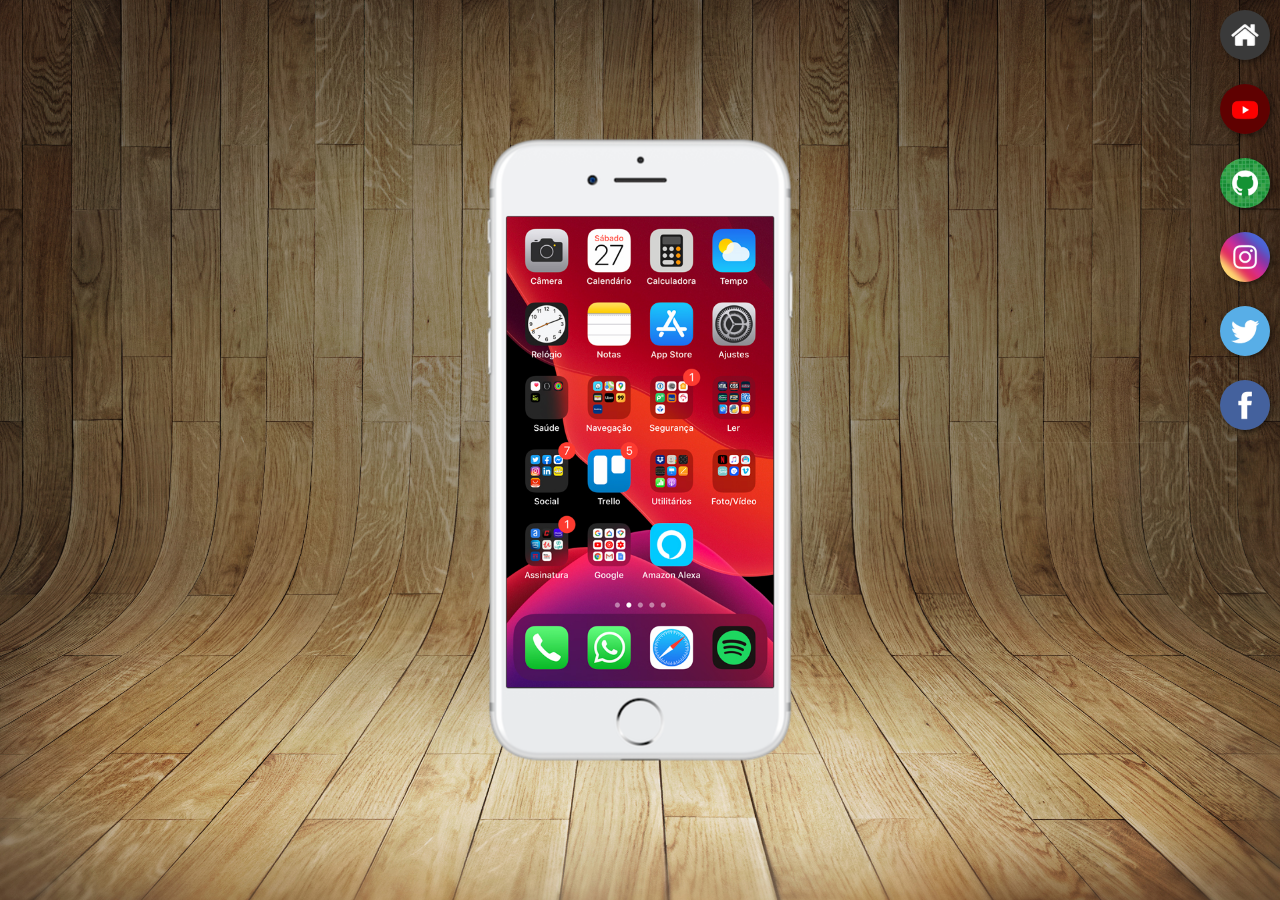
<file: index.html>
<!DOCTYPE html>
<html lang="pt-br">
<head>
    <meta charset="UTF-8">
    <meta name="viewport" content="width=device-width, initial-scale=1.0">
    <title>Projeto Redes Sociais</title>
    <link rel="stylesheet" href="./estilos/style.css">
</head>
<body>
    <main>
        <section id="telefone">
            <iframe src="home.html" name="tela" id="tela" frameborder="0">
                Seu navegador não é compatível com isso...
            </iframe>
        </section>
        <section id="redes-sociais">
            <a href="home.html" target="tela"><img src="./imagens/logo-home.jpg" alt="Home"></a><br>
            <a href="youtube.html" target="tela"><img src="./imagens/logo-youtube.jpg" alt="Youtube"></a><br>
            <a href="github.html" target="tela"><img src="./imagens/logo-github.jpg" alt="Github"></a><br>
            <a href="instagram.html" target="tela"><img src="./imagens/logo-instagram.jpg" alt="Instagram"></a><br>
            <a href="twitter.html" target="tela"><img src="./imagens/logo-twitter.jpg" alt="X"></a><br>
            <a href="facebook.html" target="tela"><img src="./imagens/logo-facebook.jpg" alt="Facebook"></a>
        </section>
    </main>
</body>
</html>
</file>
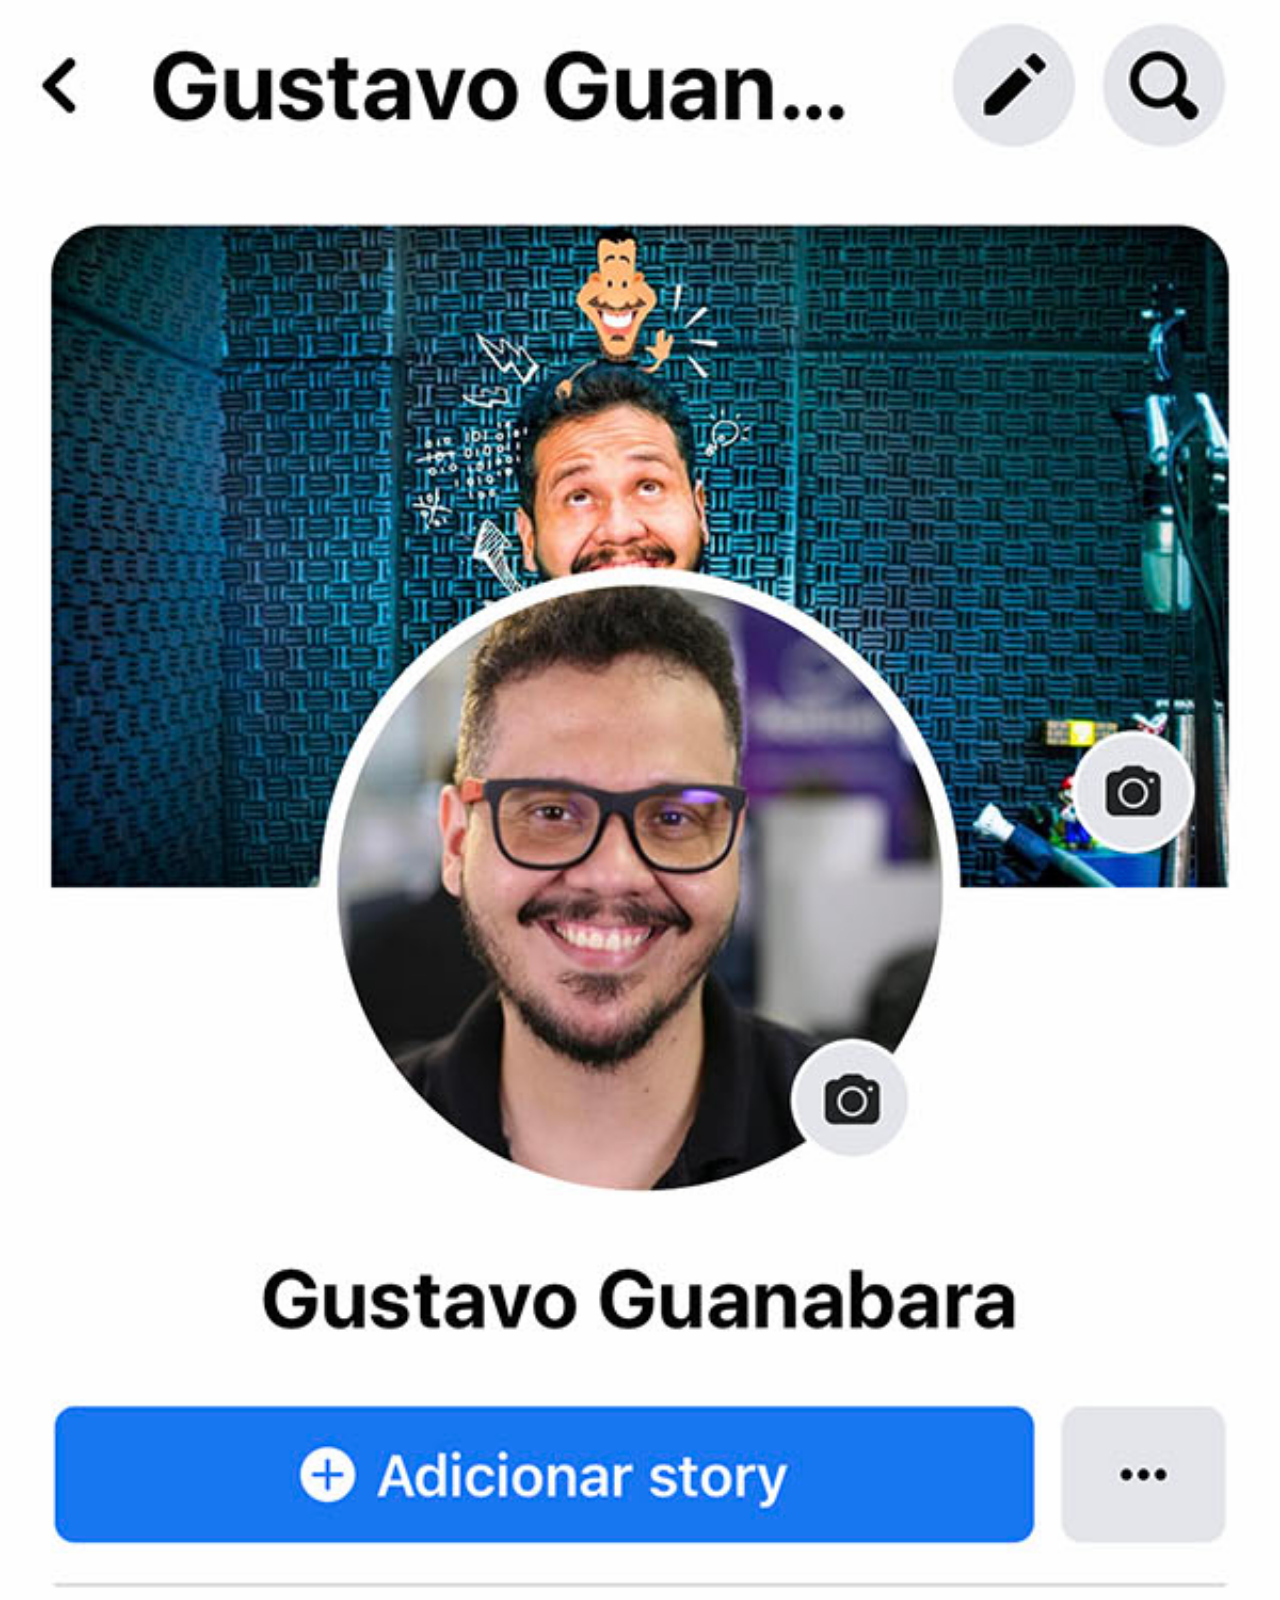
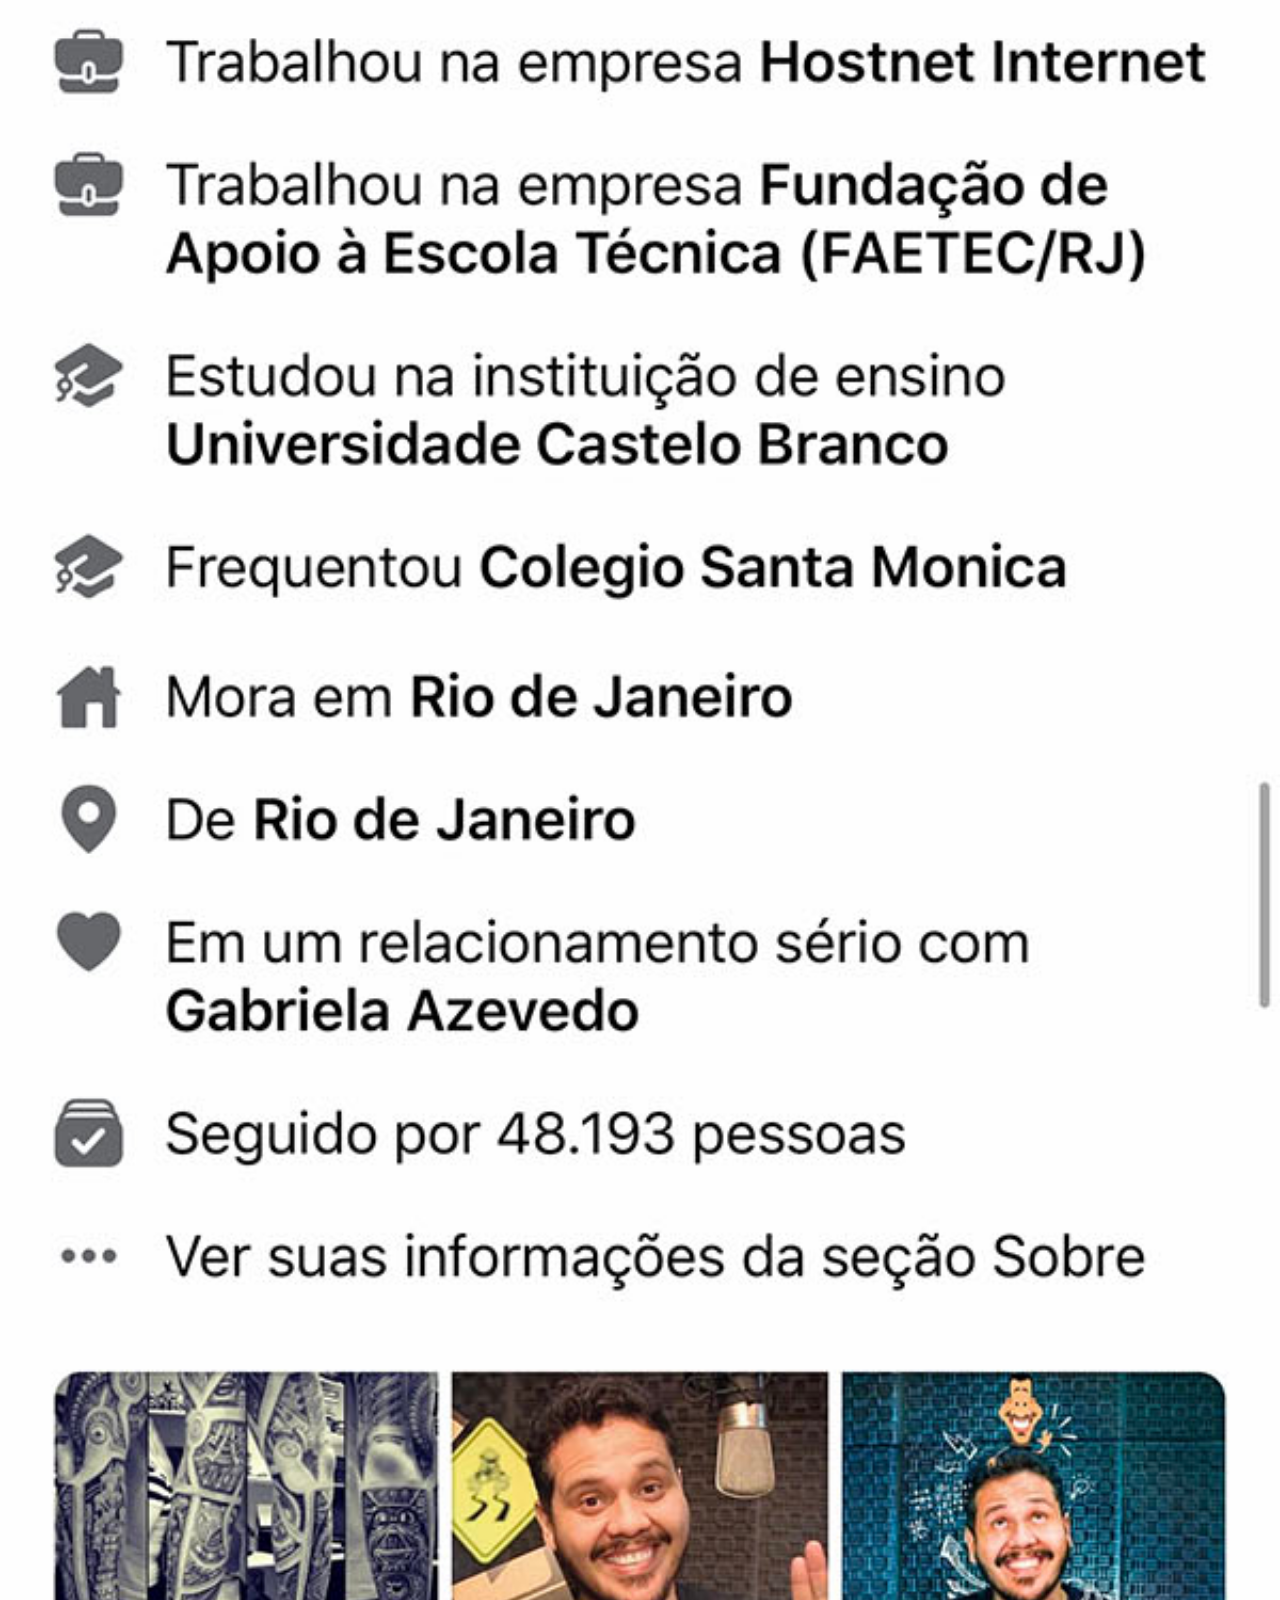
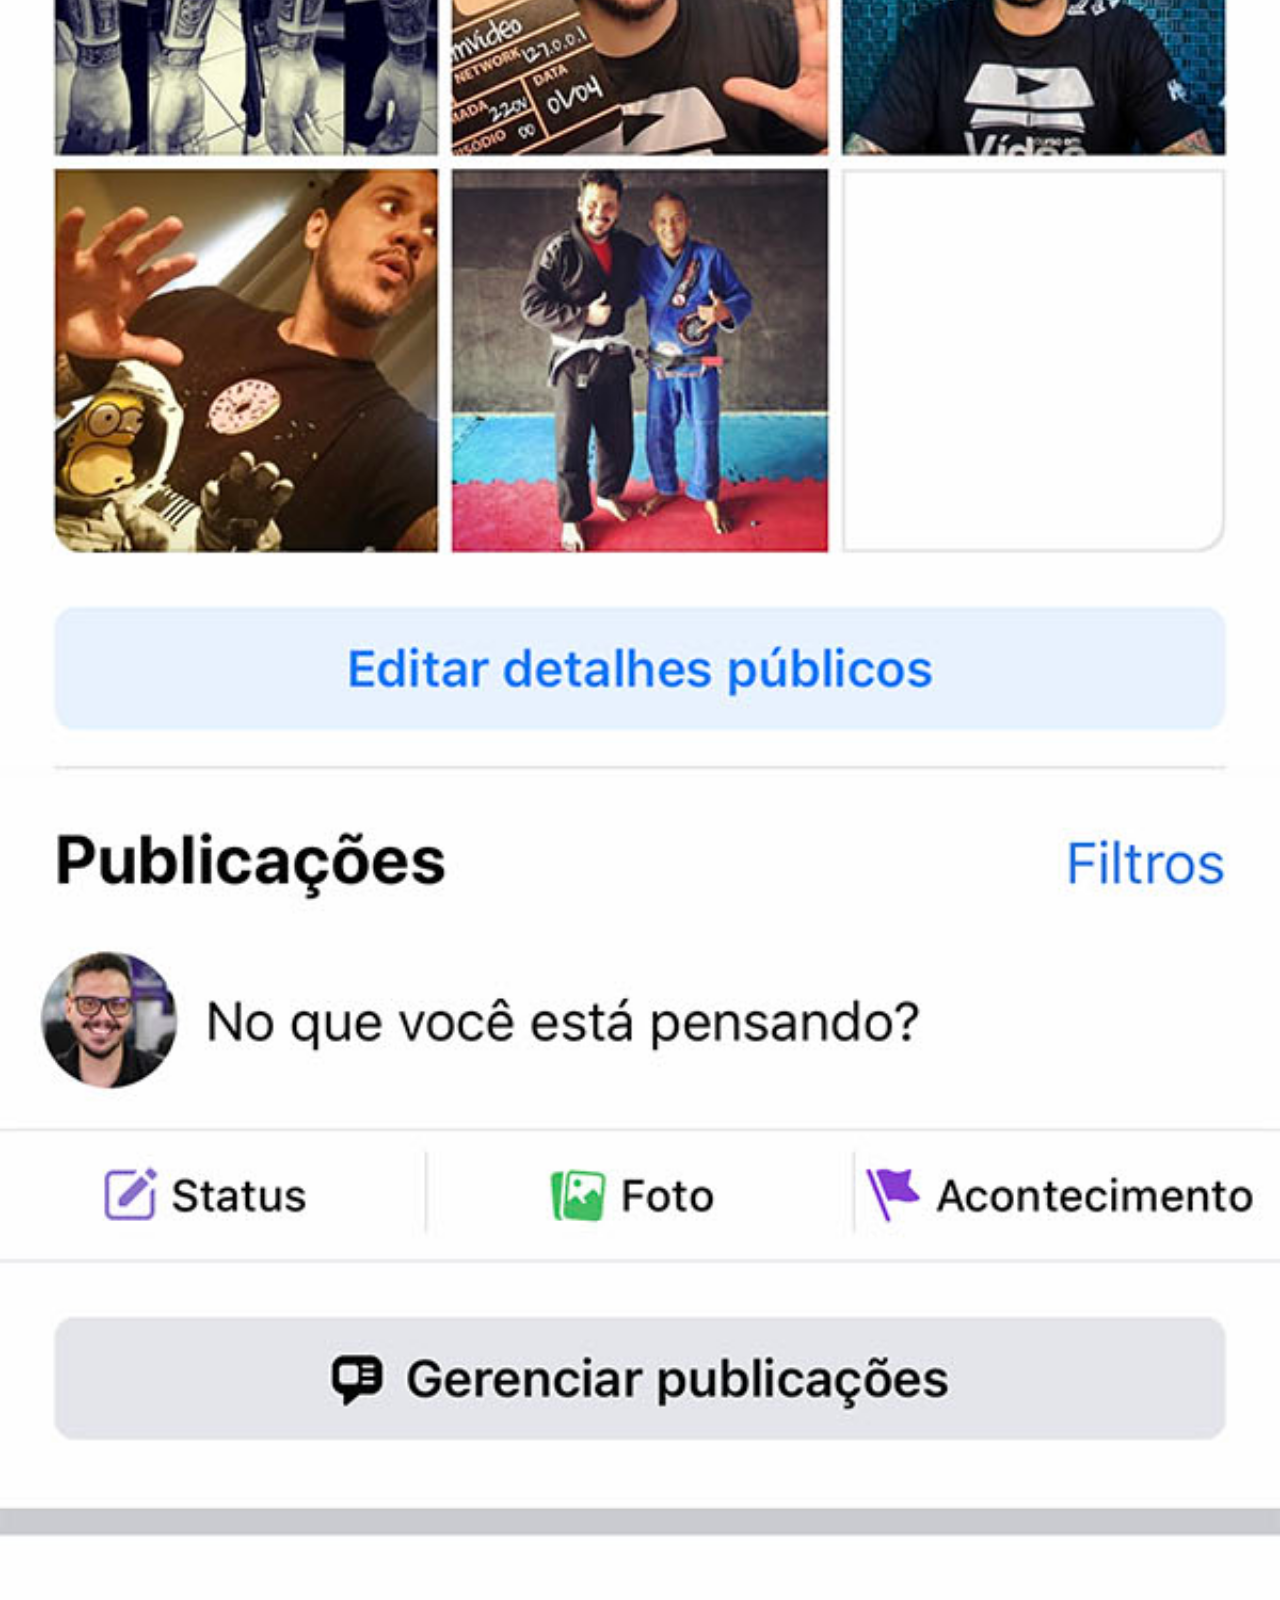
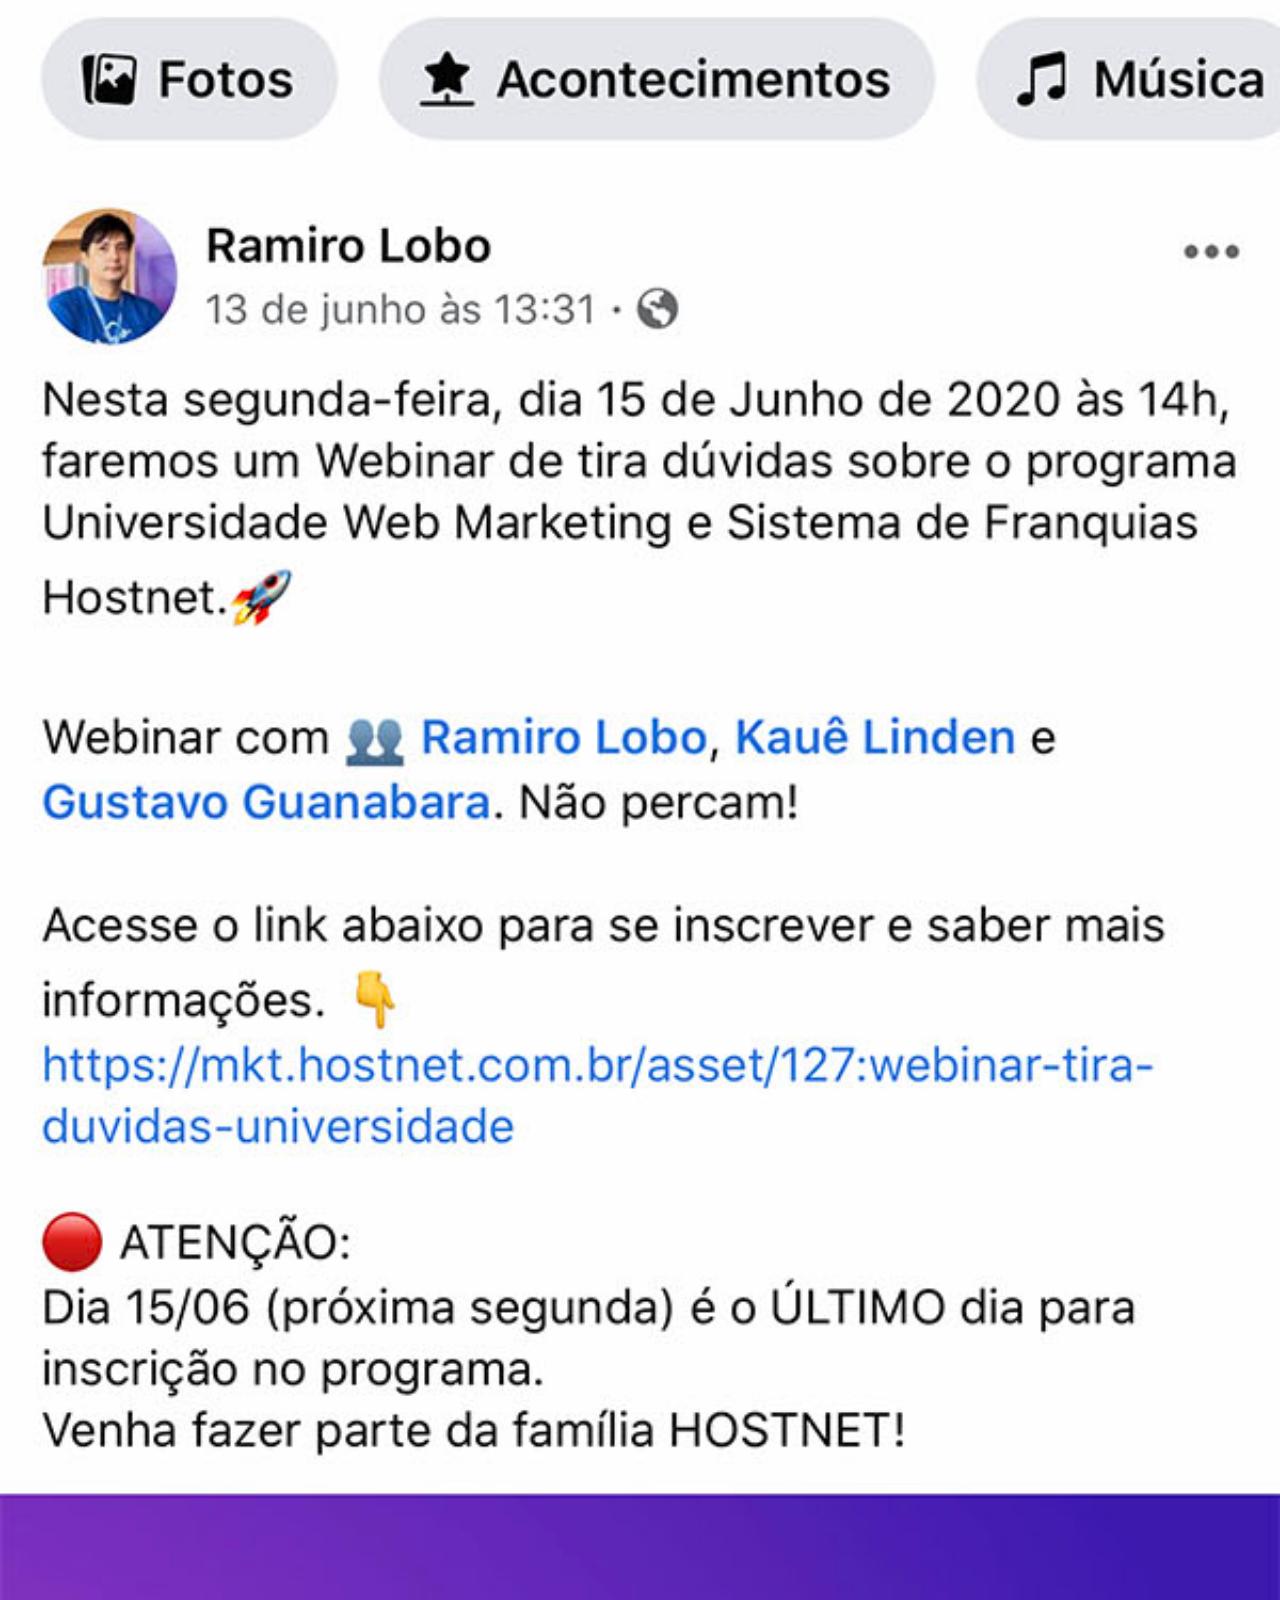
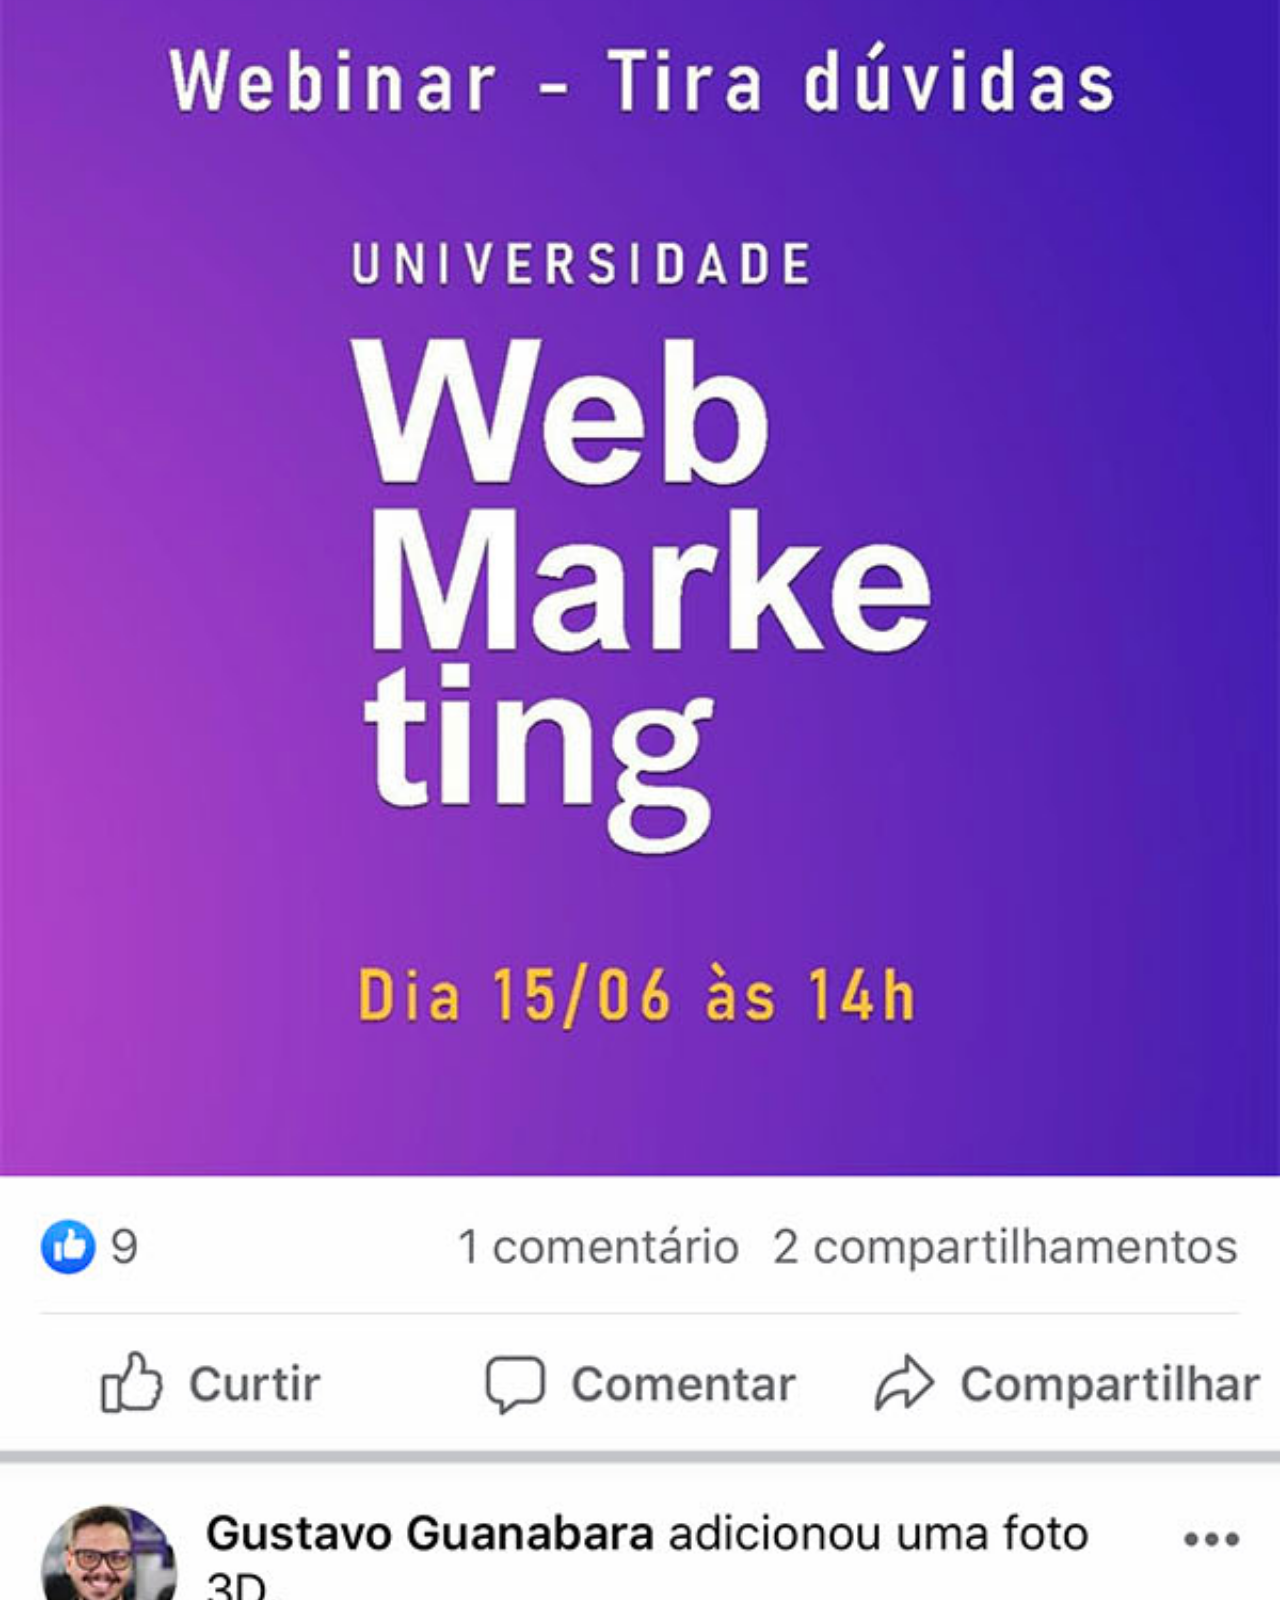
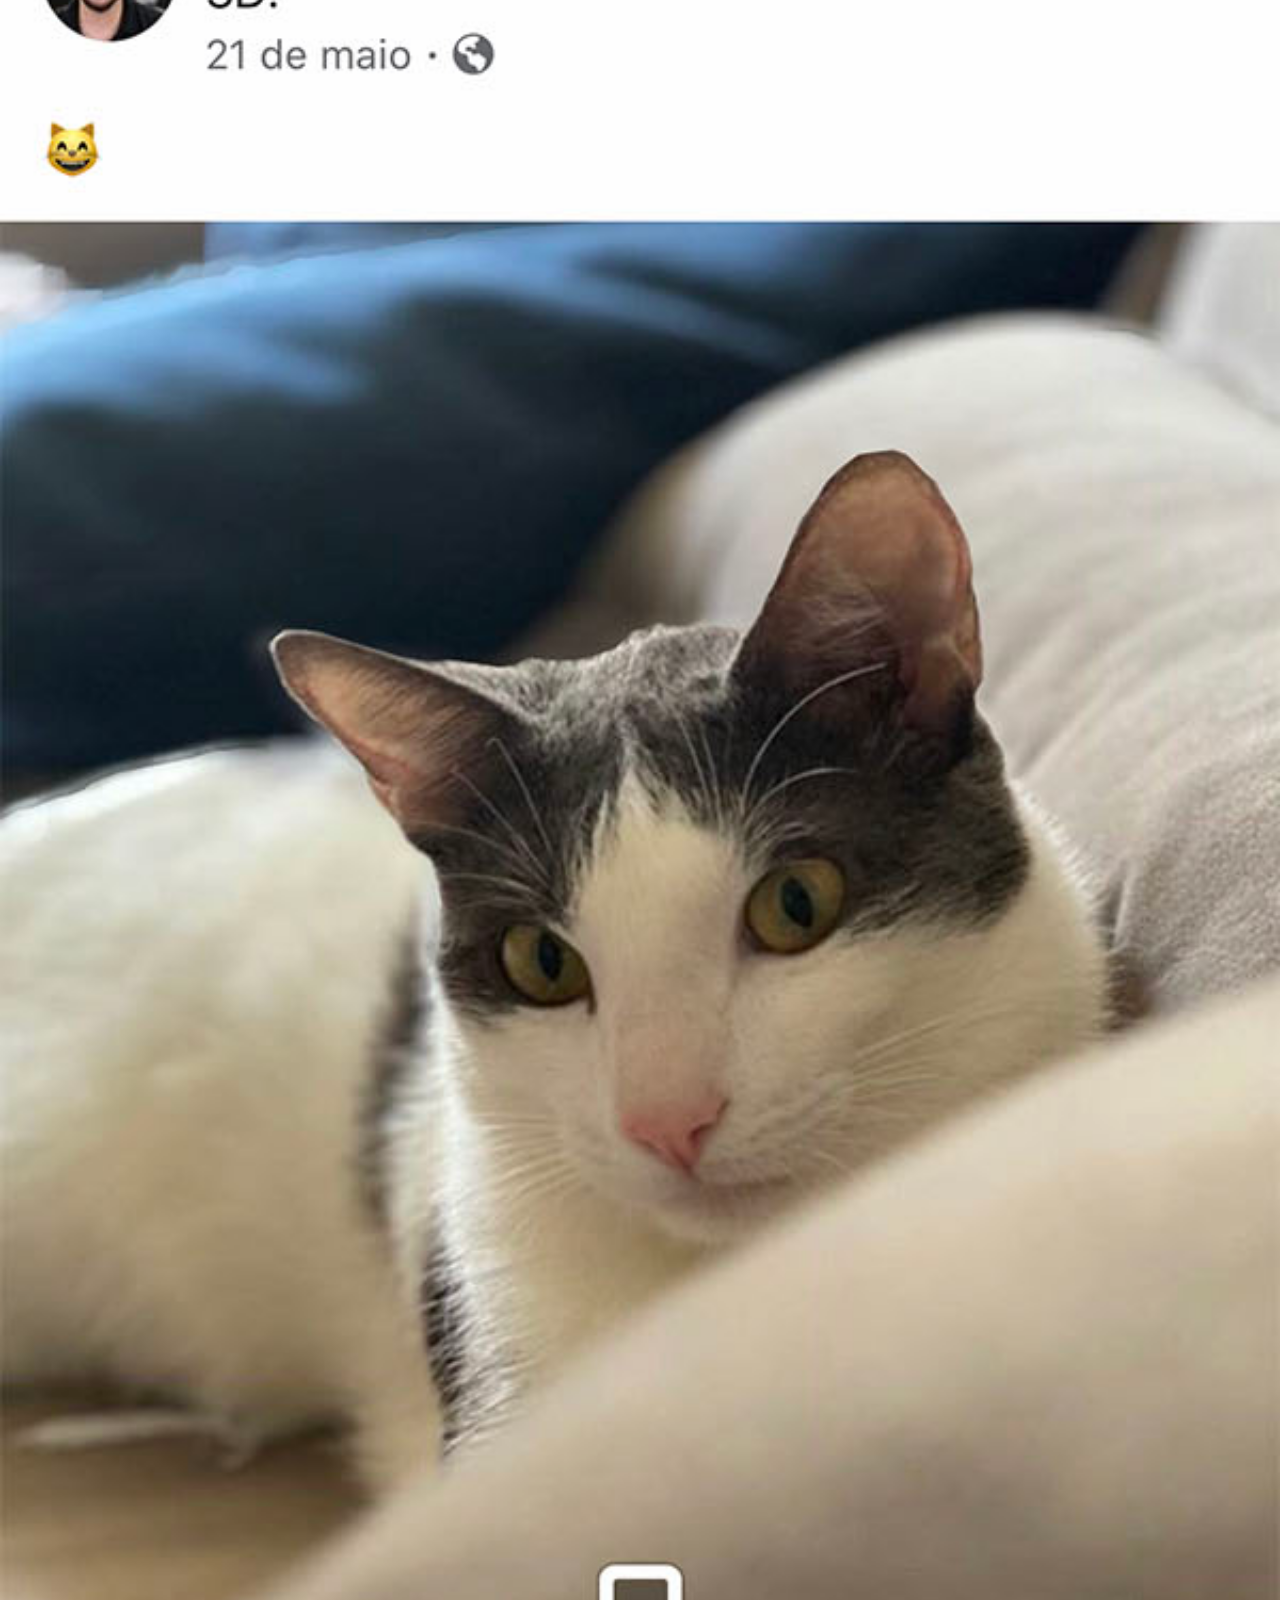
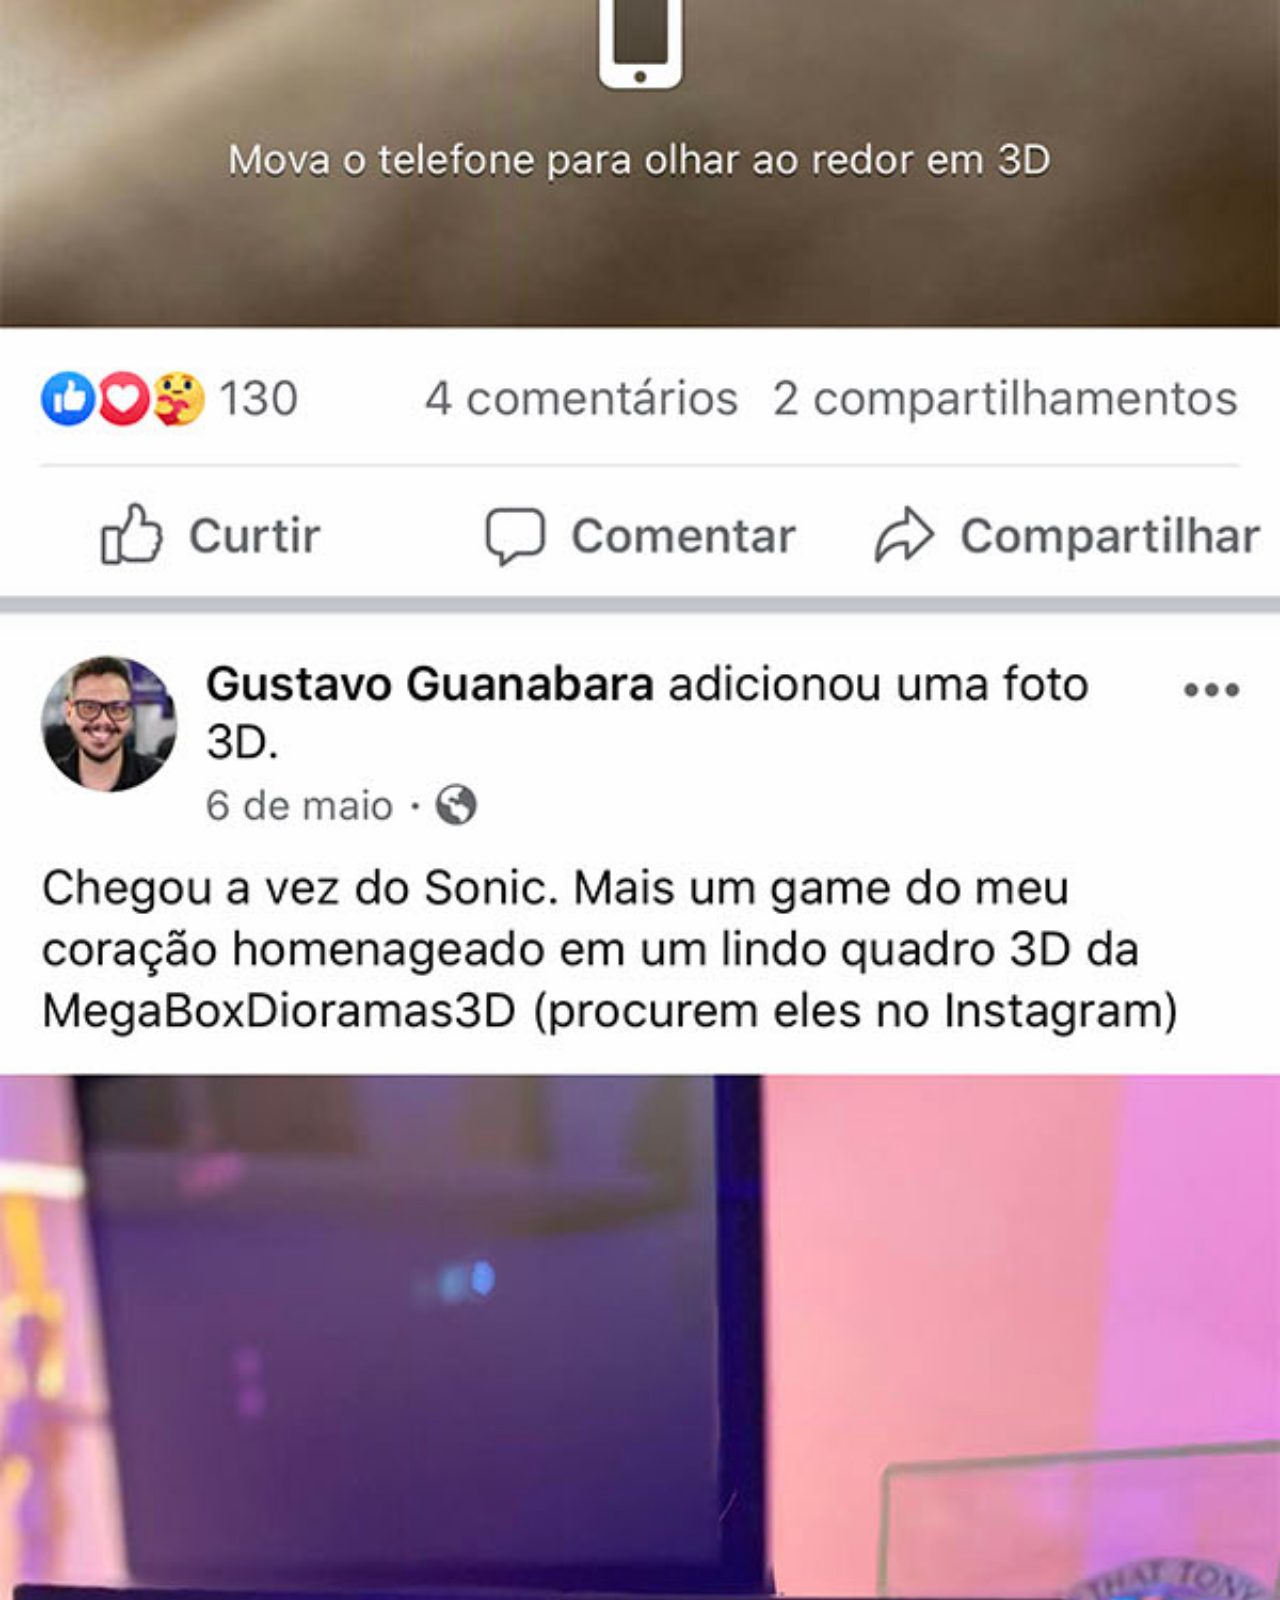
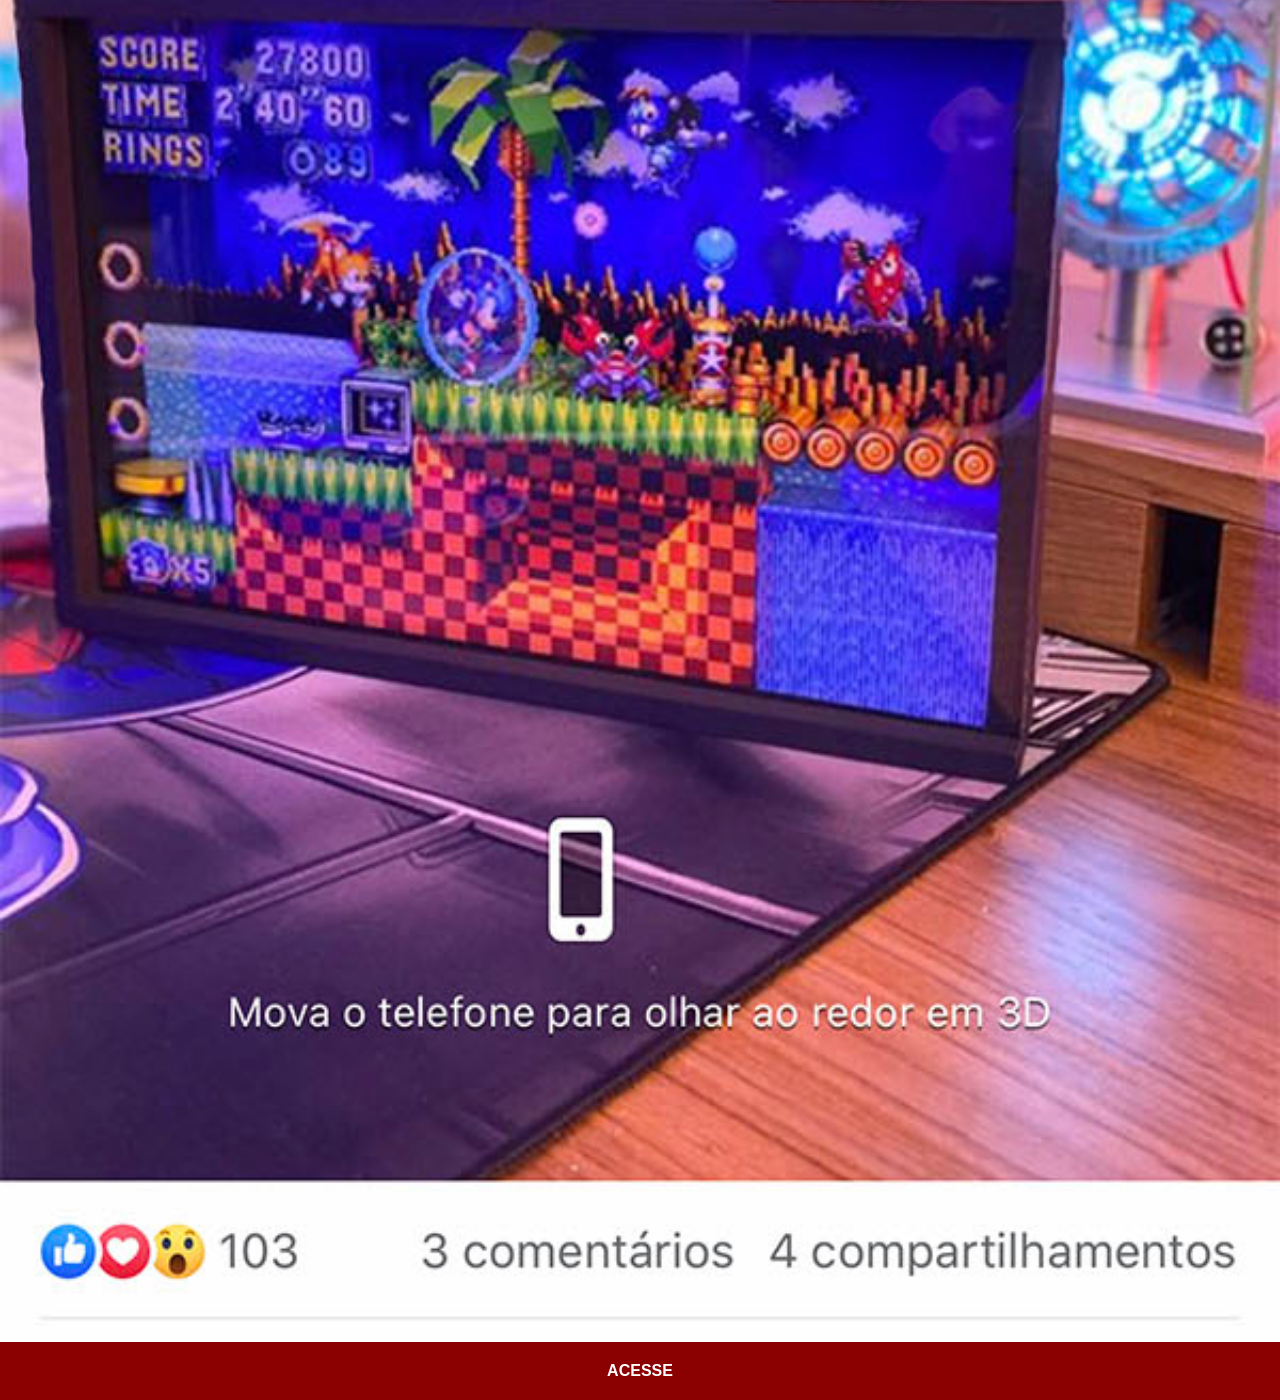
<file: facebook.html>
<!DOCTYPE html>
<html lang="pt-br">
<head>
    <meta charset="UTF-8">
    <meta name="viewport" content="width=device-width, initial-scale=1.0">
    <title>Youtube</title>
    <link rel="stylesheet" href="./estilos/social.css">
</head>
<body>
    <img src="./imagens/tela-facebook.jpg" alt="Facebook">
    <a href="https://www.instagram.com/bendecido2k26/" target="_blank">ACESSE</a>
</body>
</html>
</file>
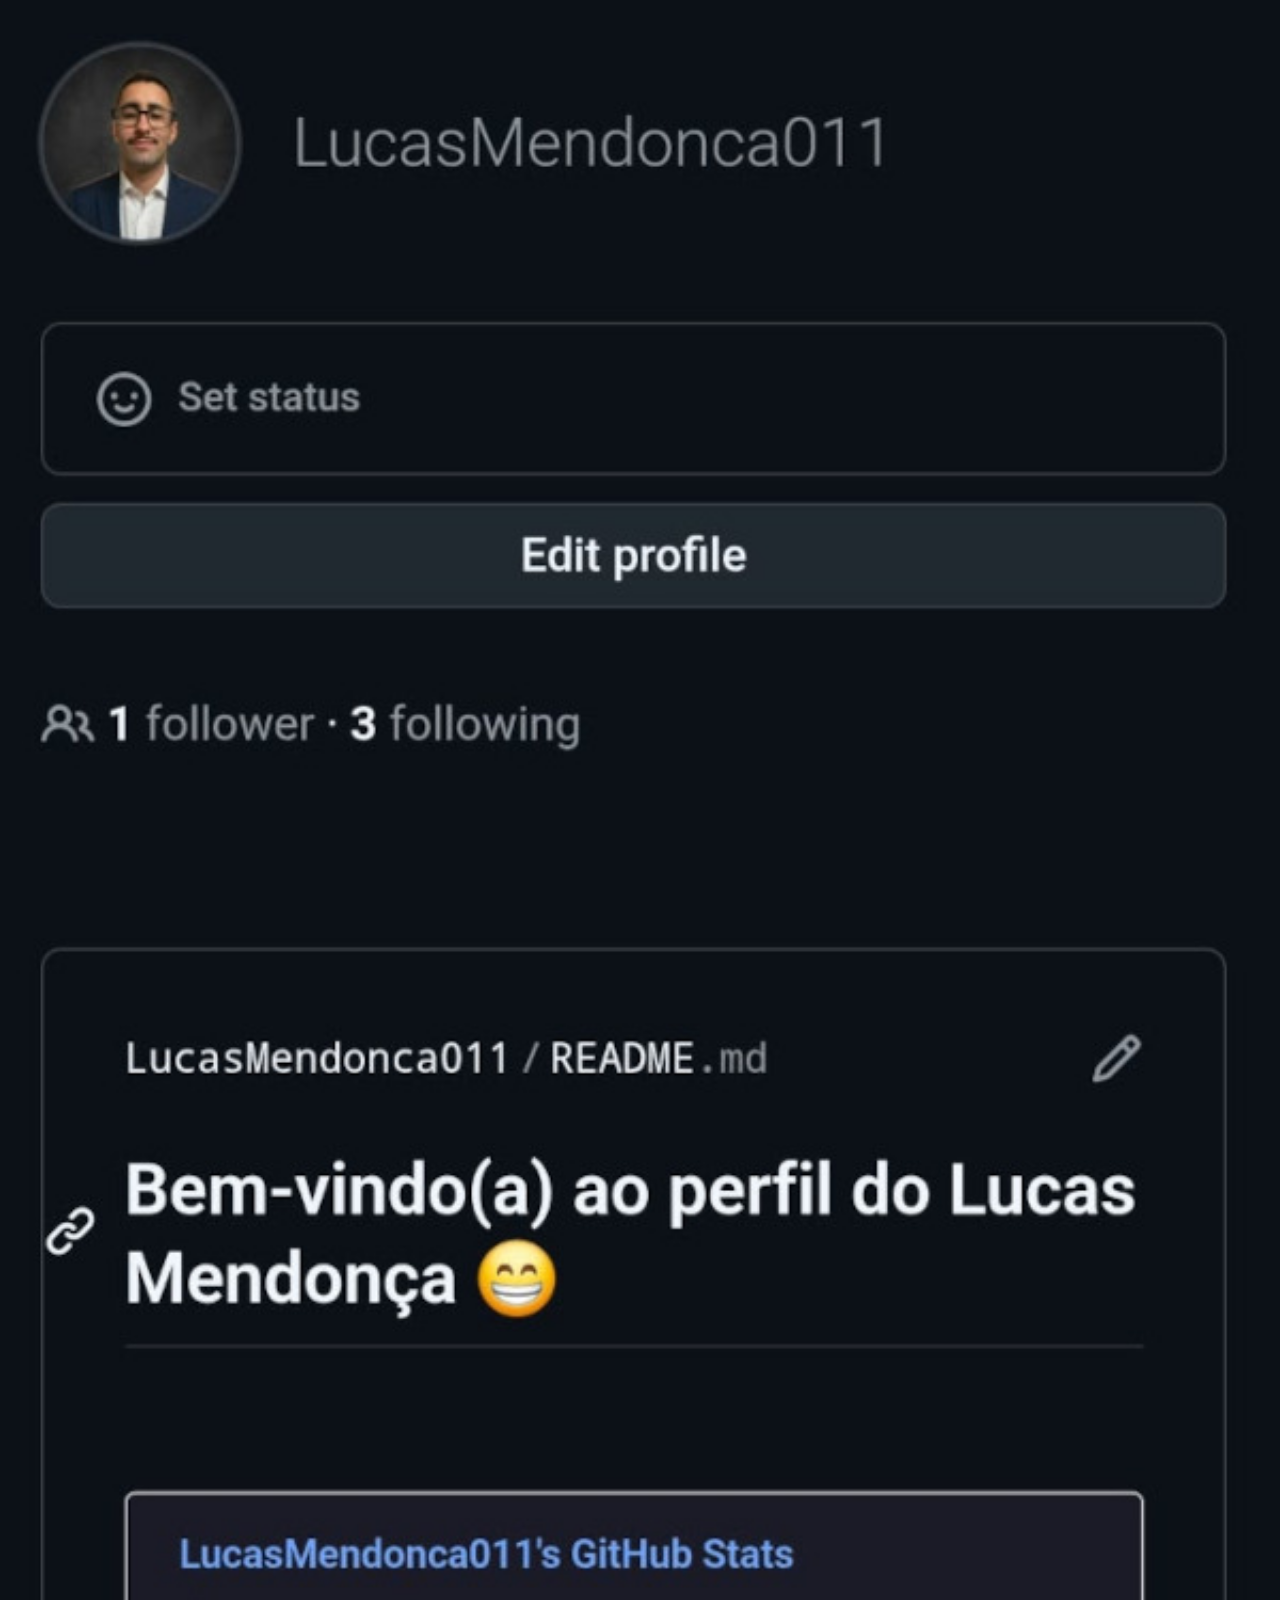
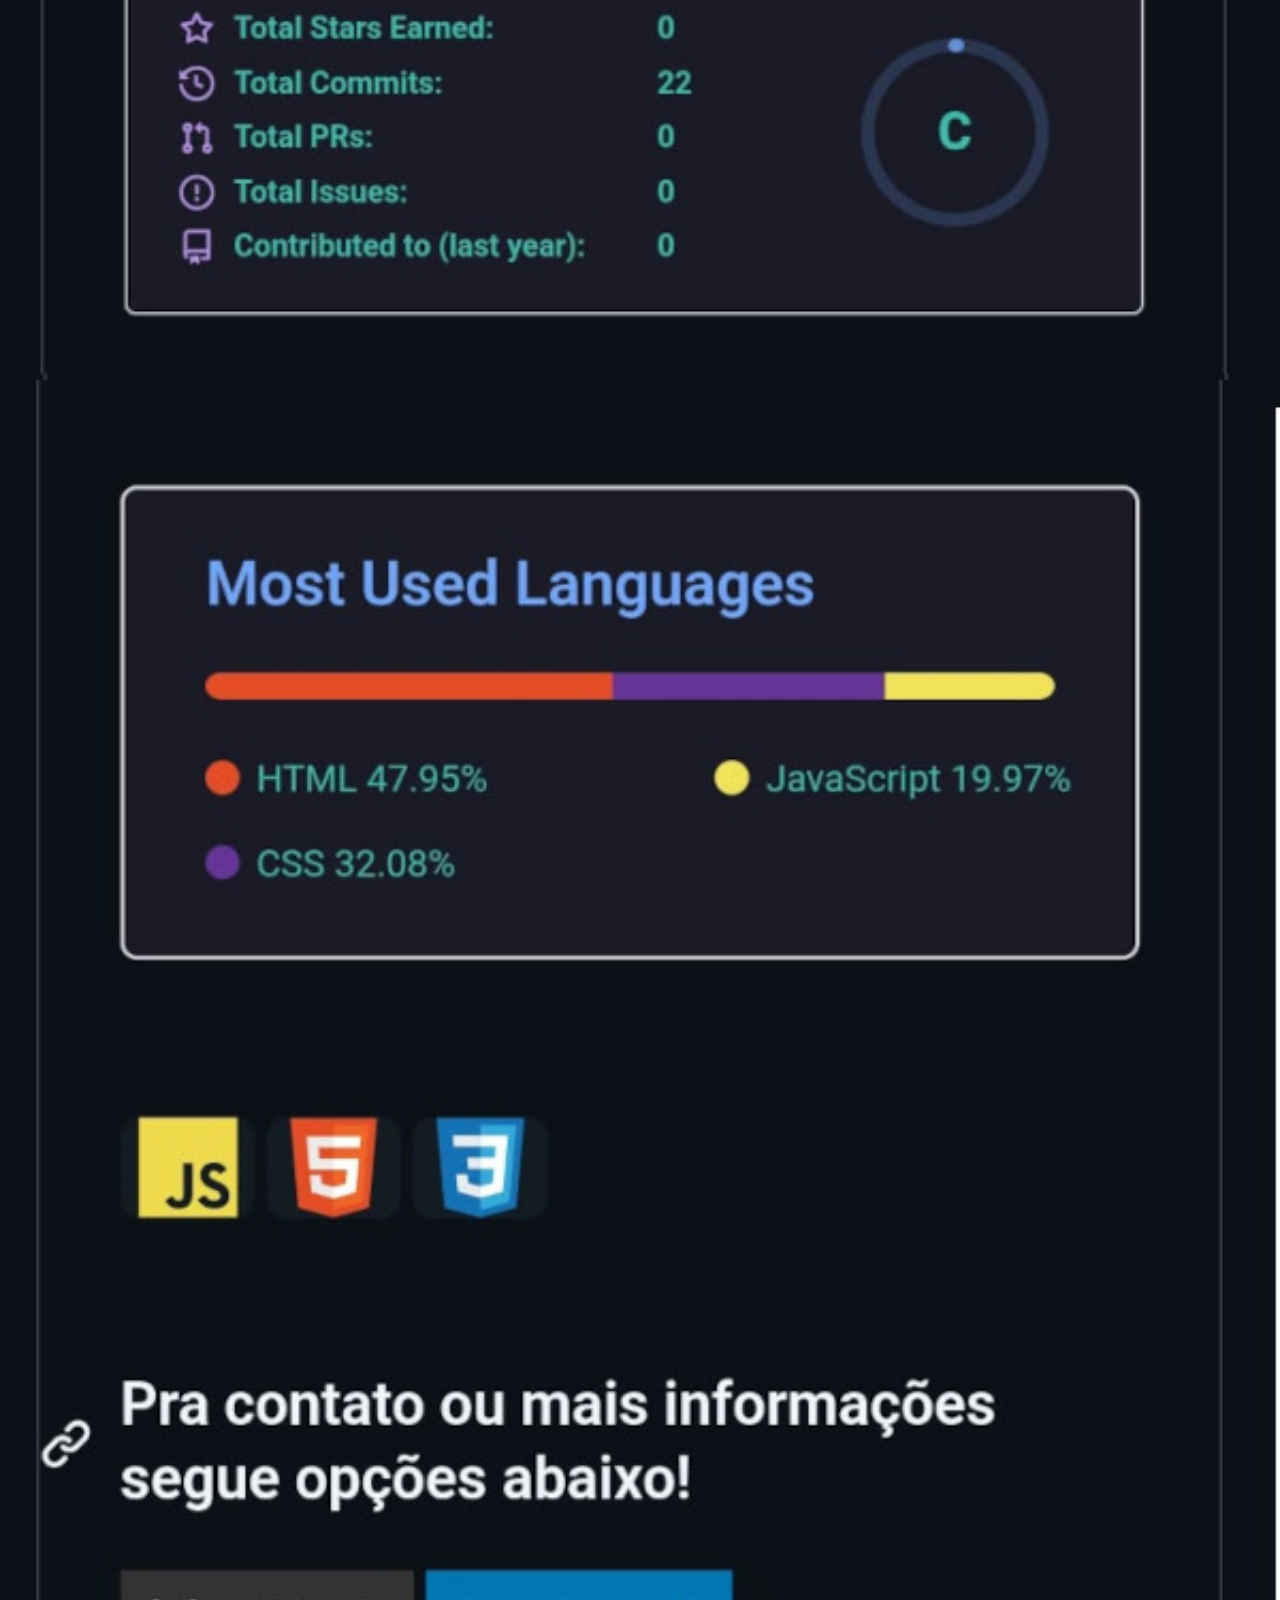
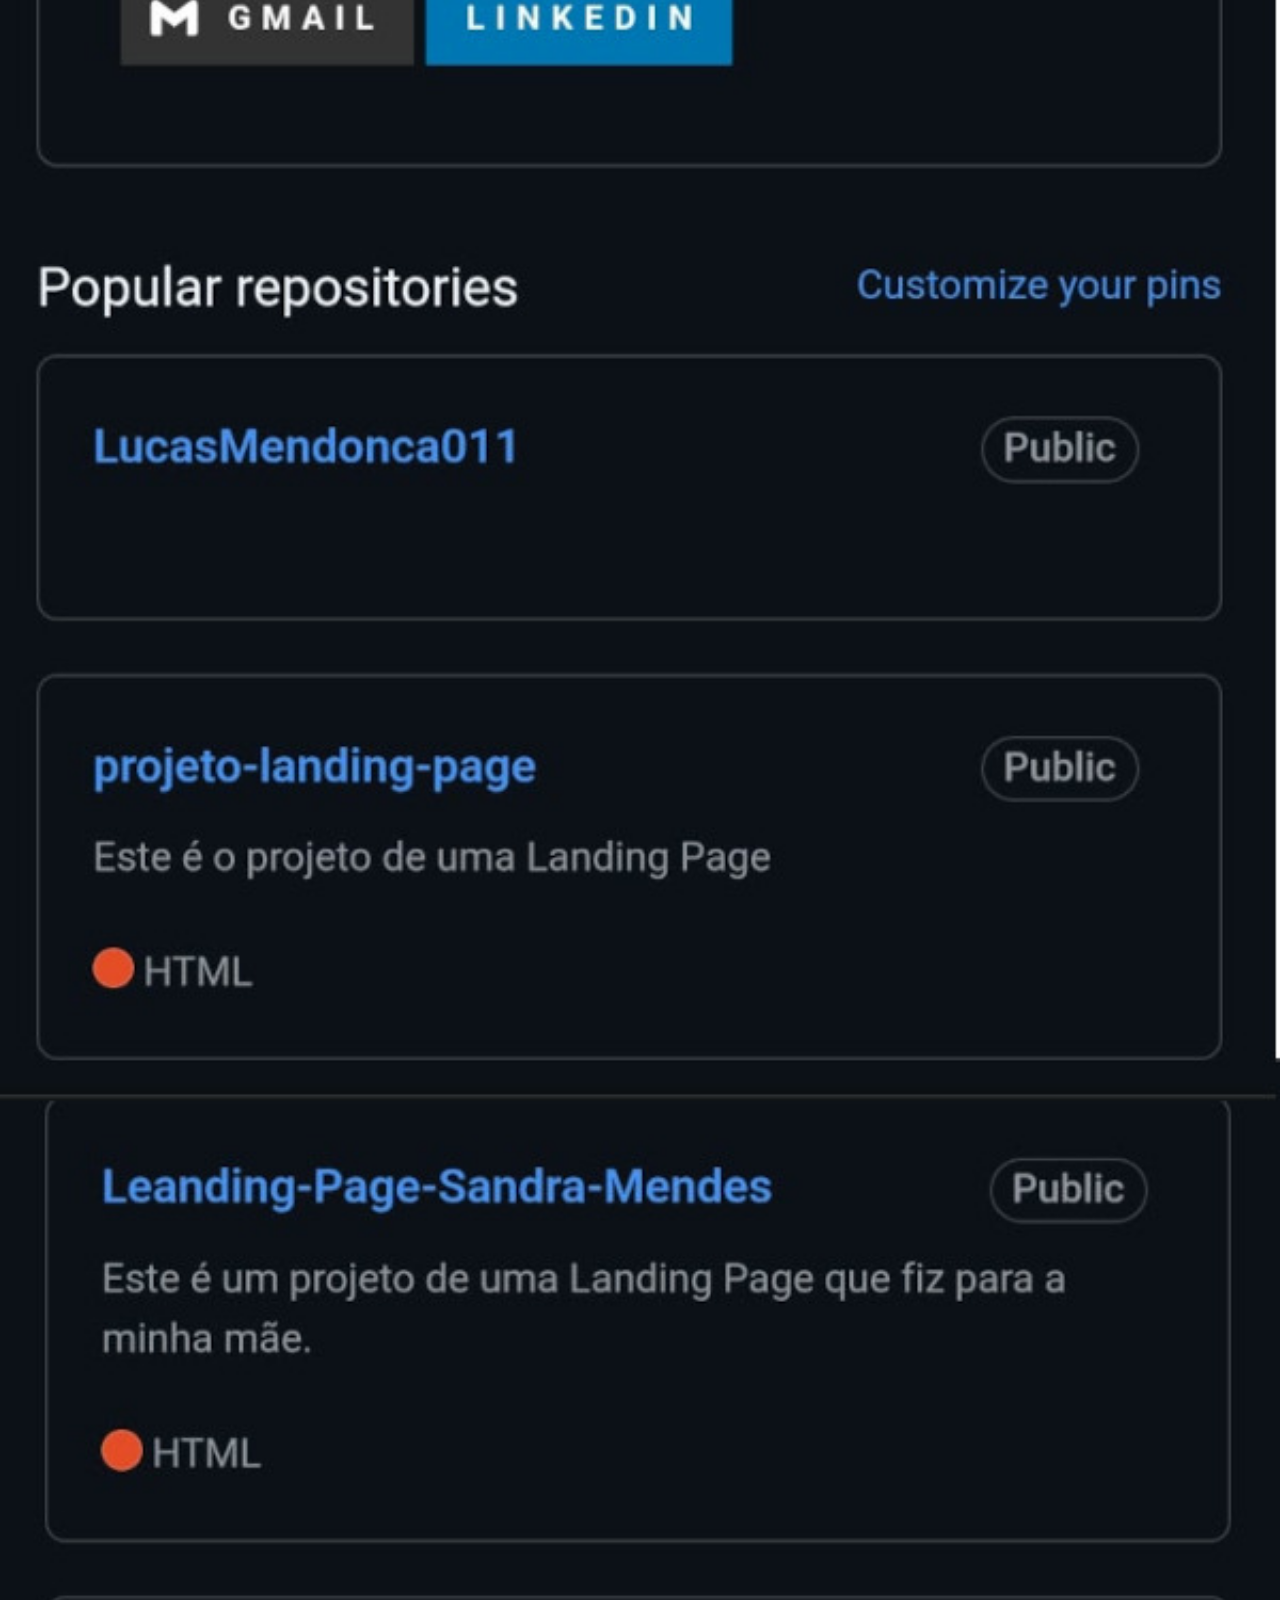
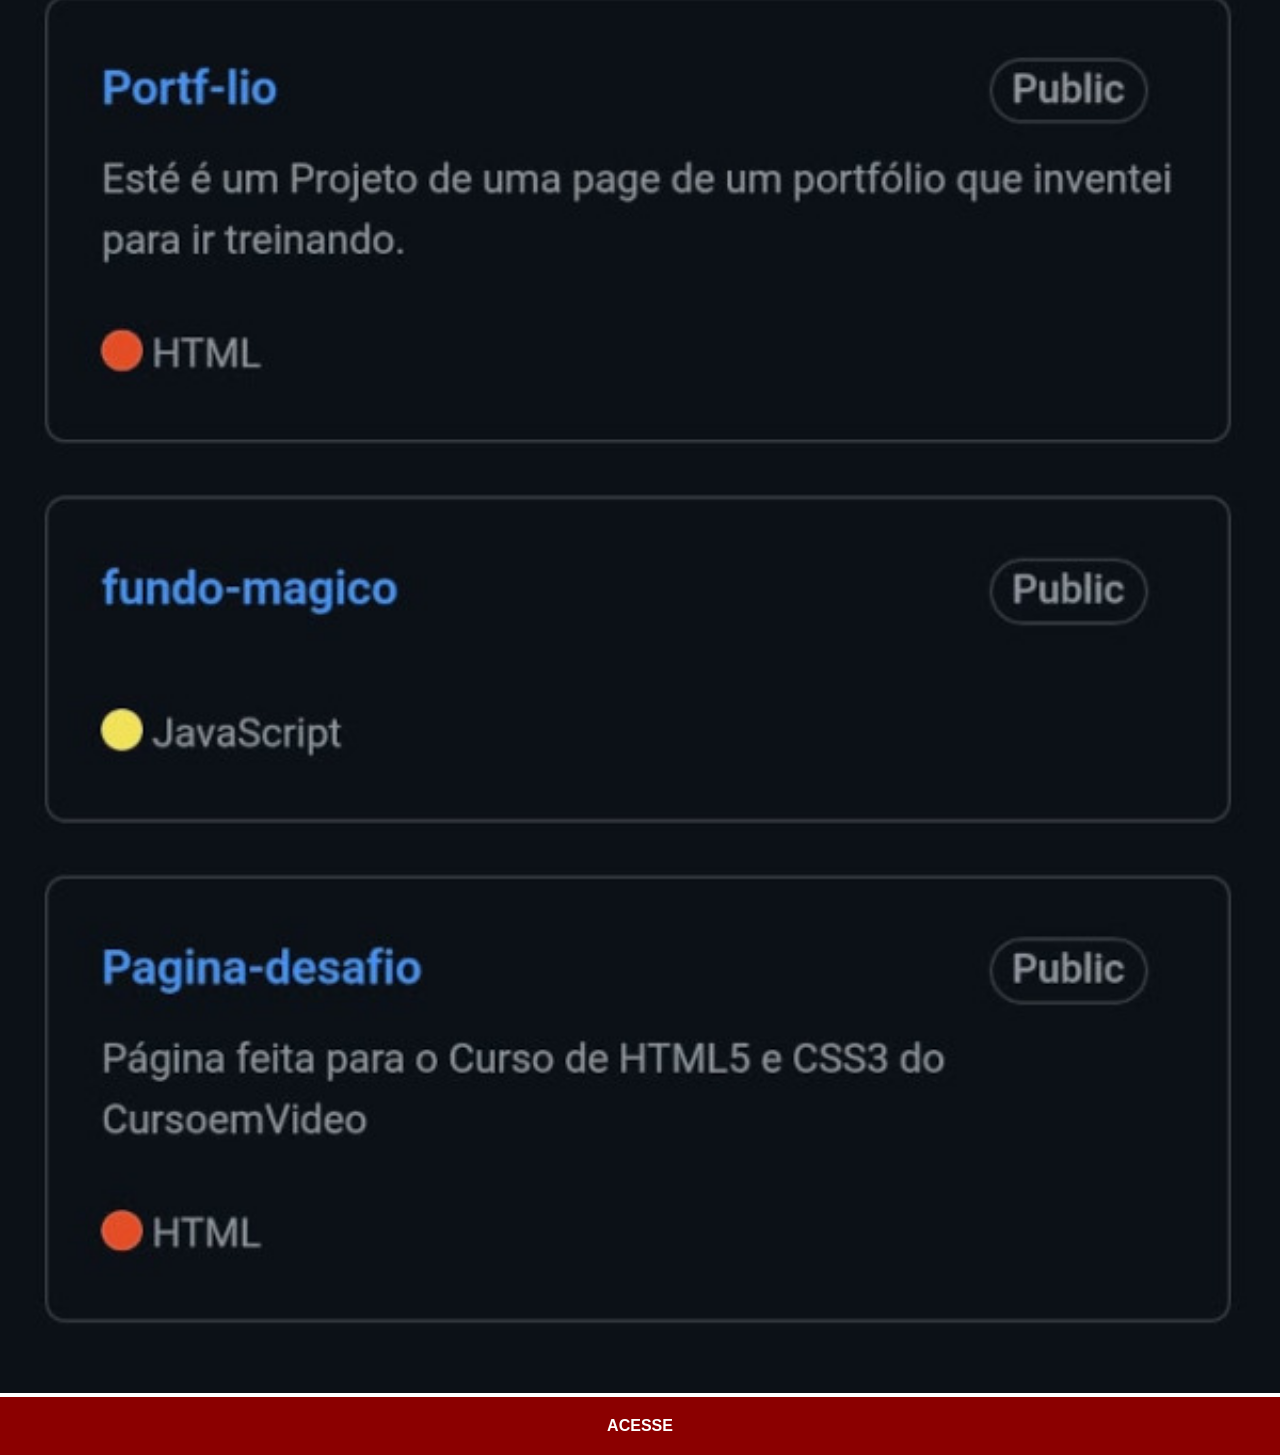
<file: github.html>
<!DOCTYPE html>
<html lang="pt-br">
<head>
    <meta charset="UTF-8">
    <meta name="viewport" content="width=device-width, initial-scale=1.0">
    <title>Youtube</title>
    <link rel="stylesheet" href="./estilos/social.css">
</head>
<body>
    <img src="./imagens/tela-github.jpg" alt="Github">
    <a href="https://github.com/LucasMendonca011" target="_blank">ACESSE</a>
</body>
</html>
</file>
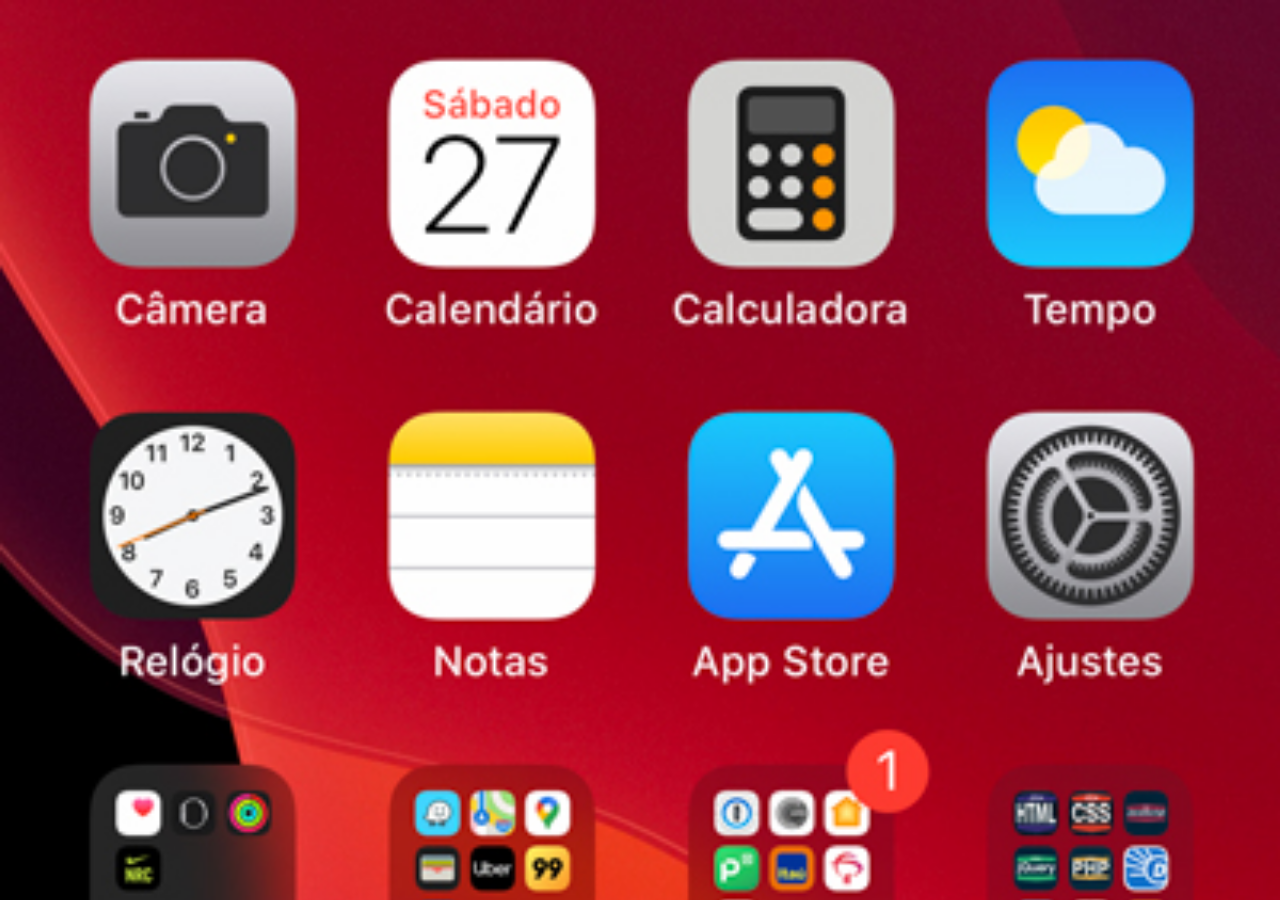
<file: home.html>
<!DOCTYPE html>
<html lang="pt-br">
<head>
    <meta charset="UTF-8">
    <meta name="viewport" content="width=device-width, initial-scale=1.0">
    <title>Home</title>
    <style>
        *{
            margin: 0px;
            padding: 0px;
        }

        body {
            width: 100vw;
            height: 100vh;
            background: black url(./imagens/tela-home.jpg) no-repeat top center;
            background-size: cover;
        }
    </style>
</head>
<body>
    
</body>
</html>
</file>
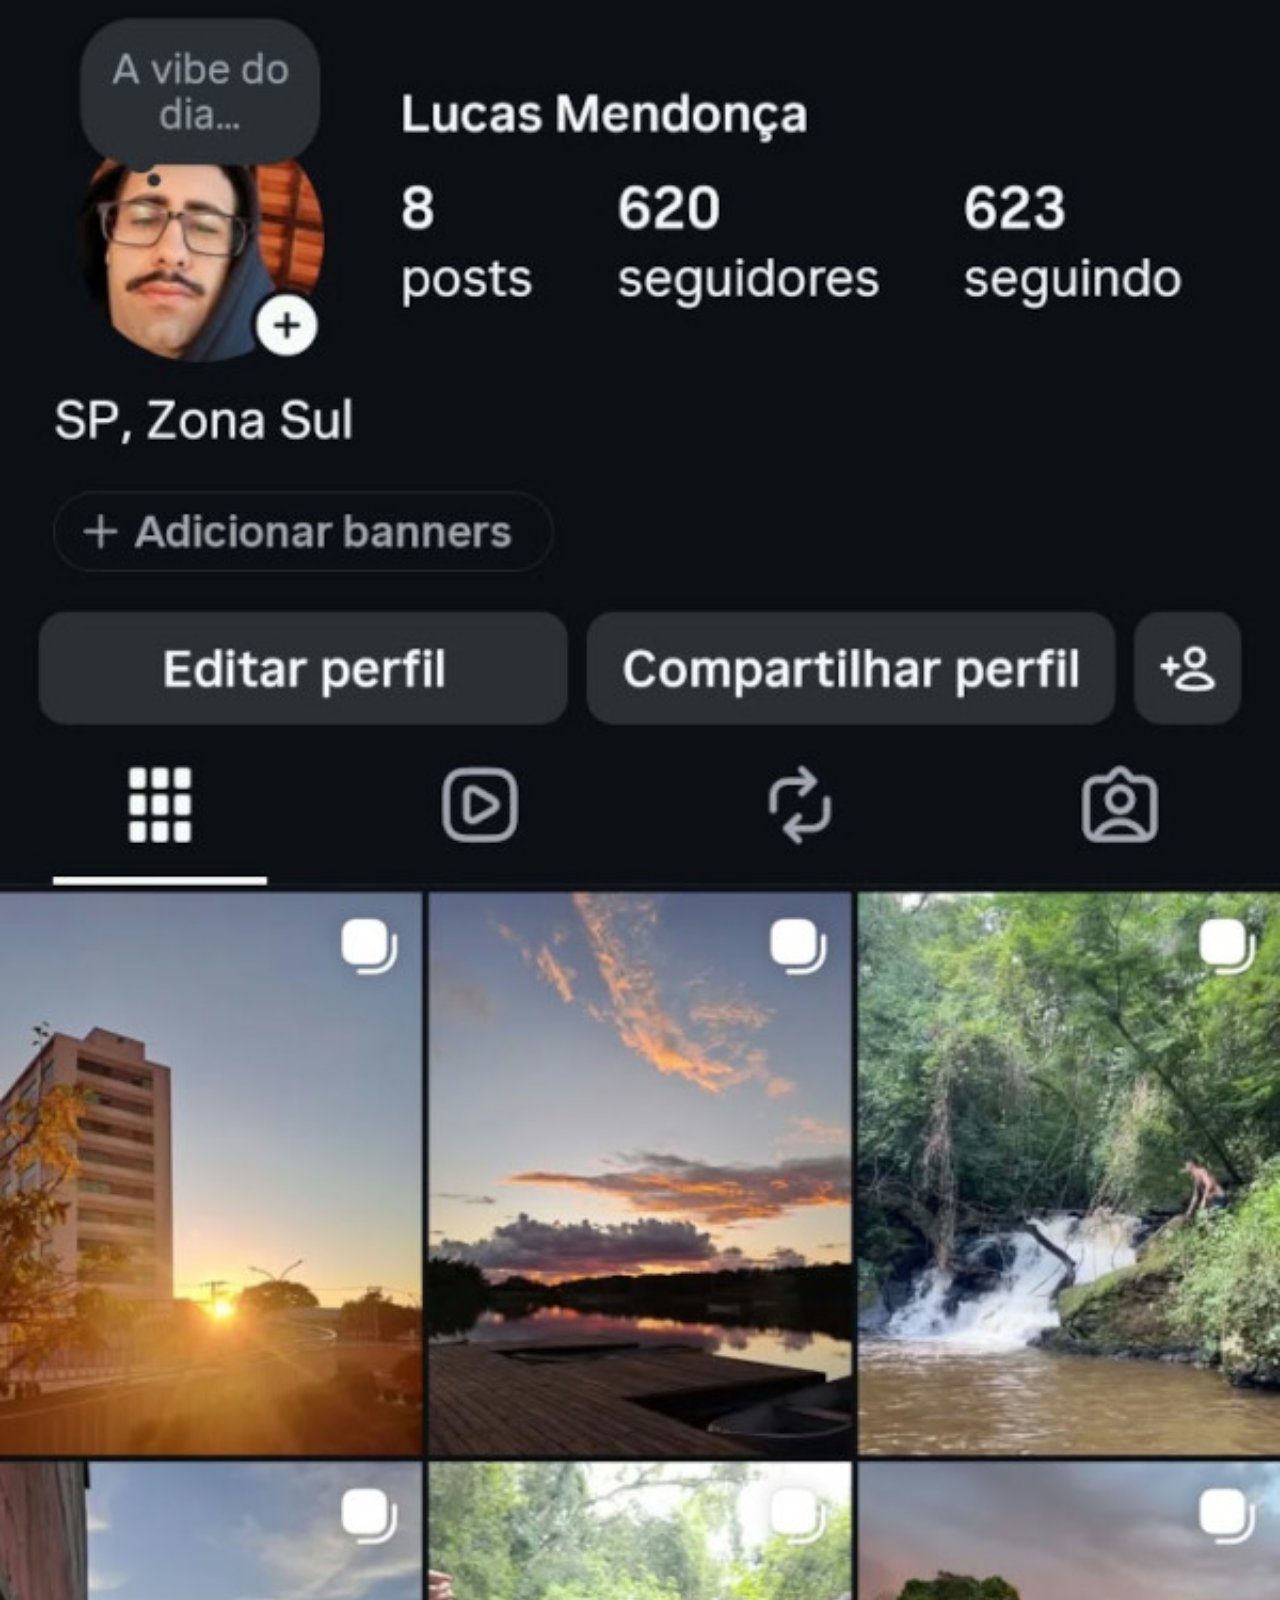
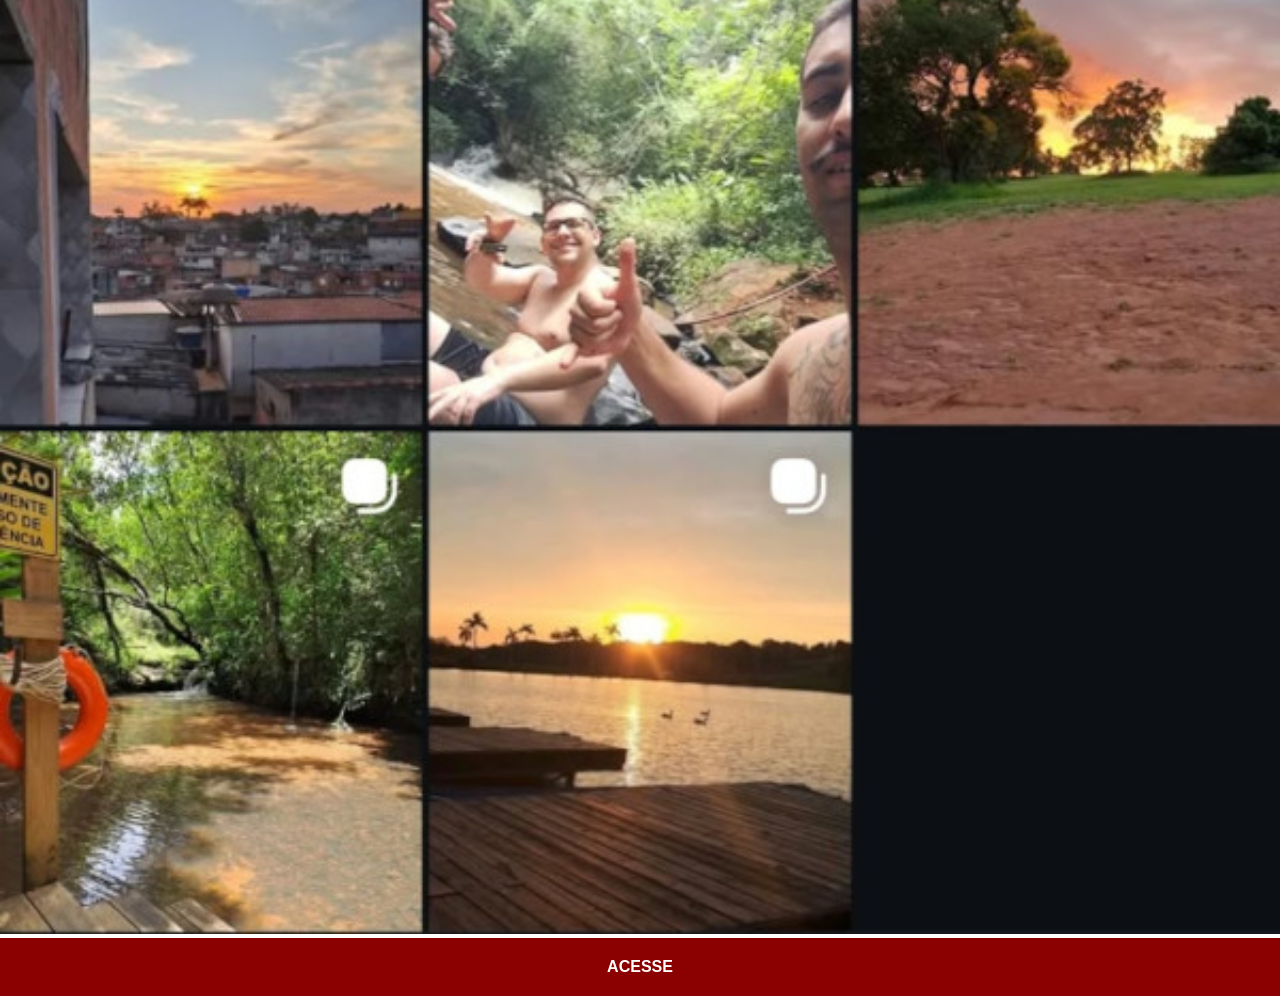
<file: instagram.html>
<!DOCTYPE html>
<html lang="pt-br">
<head>
    <meta charset="UTF-8">
    <meta name="viewport" content="width=device-width, initial-scale=1.0">
    <title>Youtube</title>
    <link rel="stylesheet" href="./estilos/social.css">
</head>
<body>
    <img src="./imagens/tela-instagram.jpg" alt="Instagram">
    <a href="https://www.instagram.com/bendecido2k26/" target="_blank">ACESSE</a>
</body>
</html>
</file>
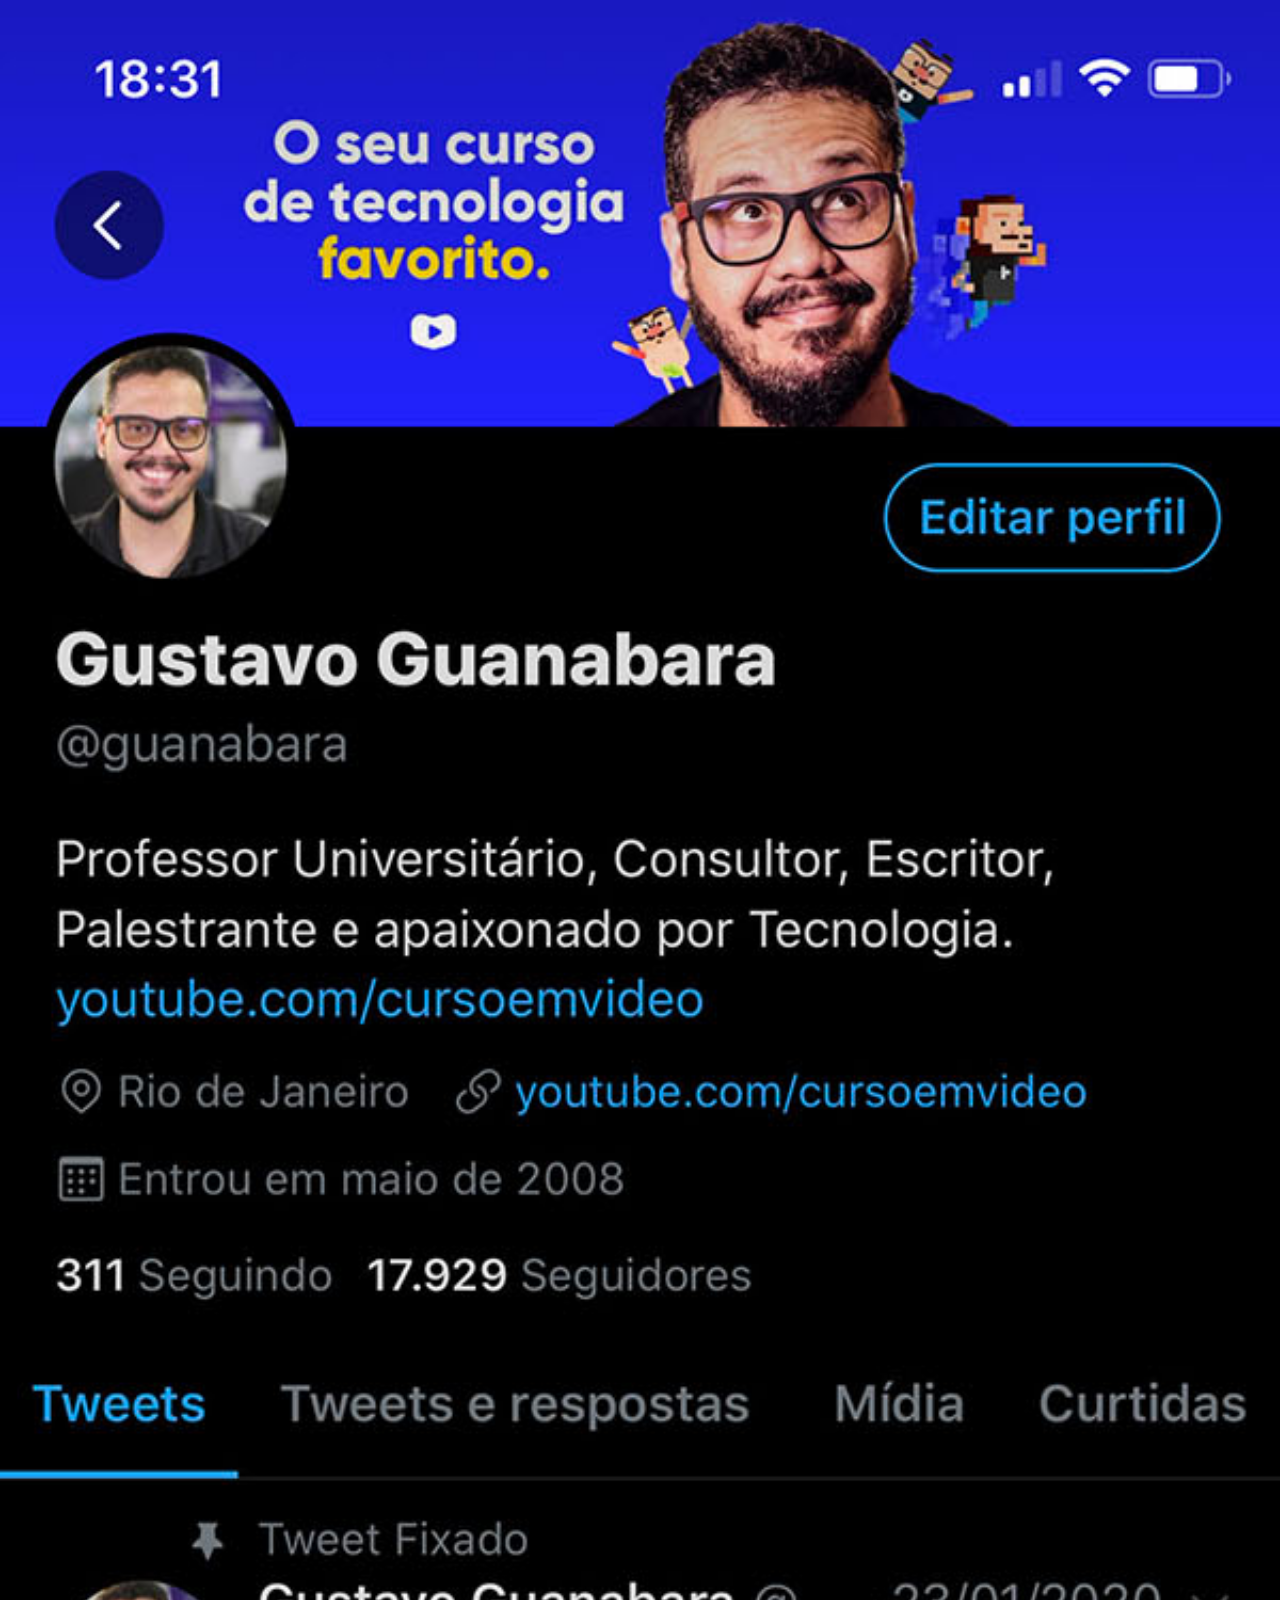
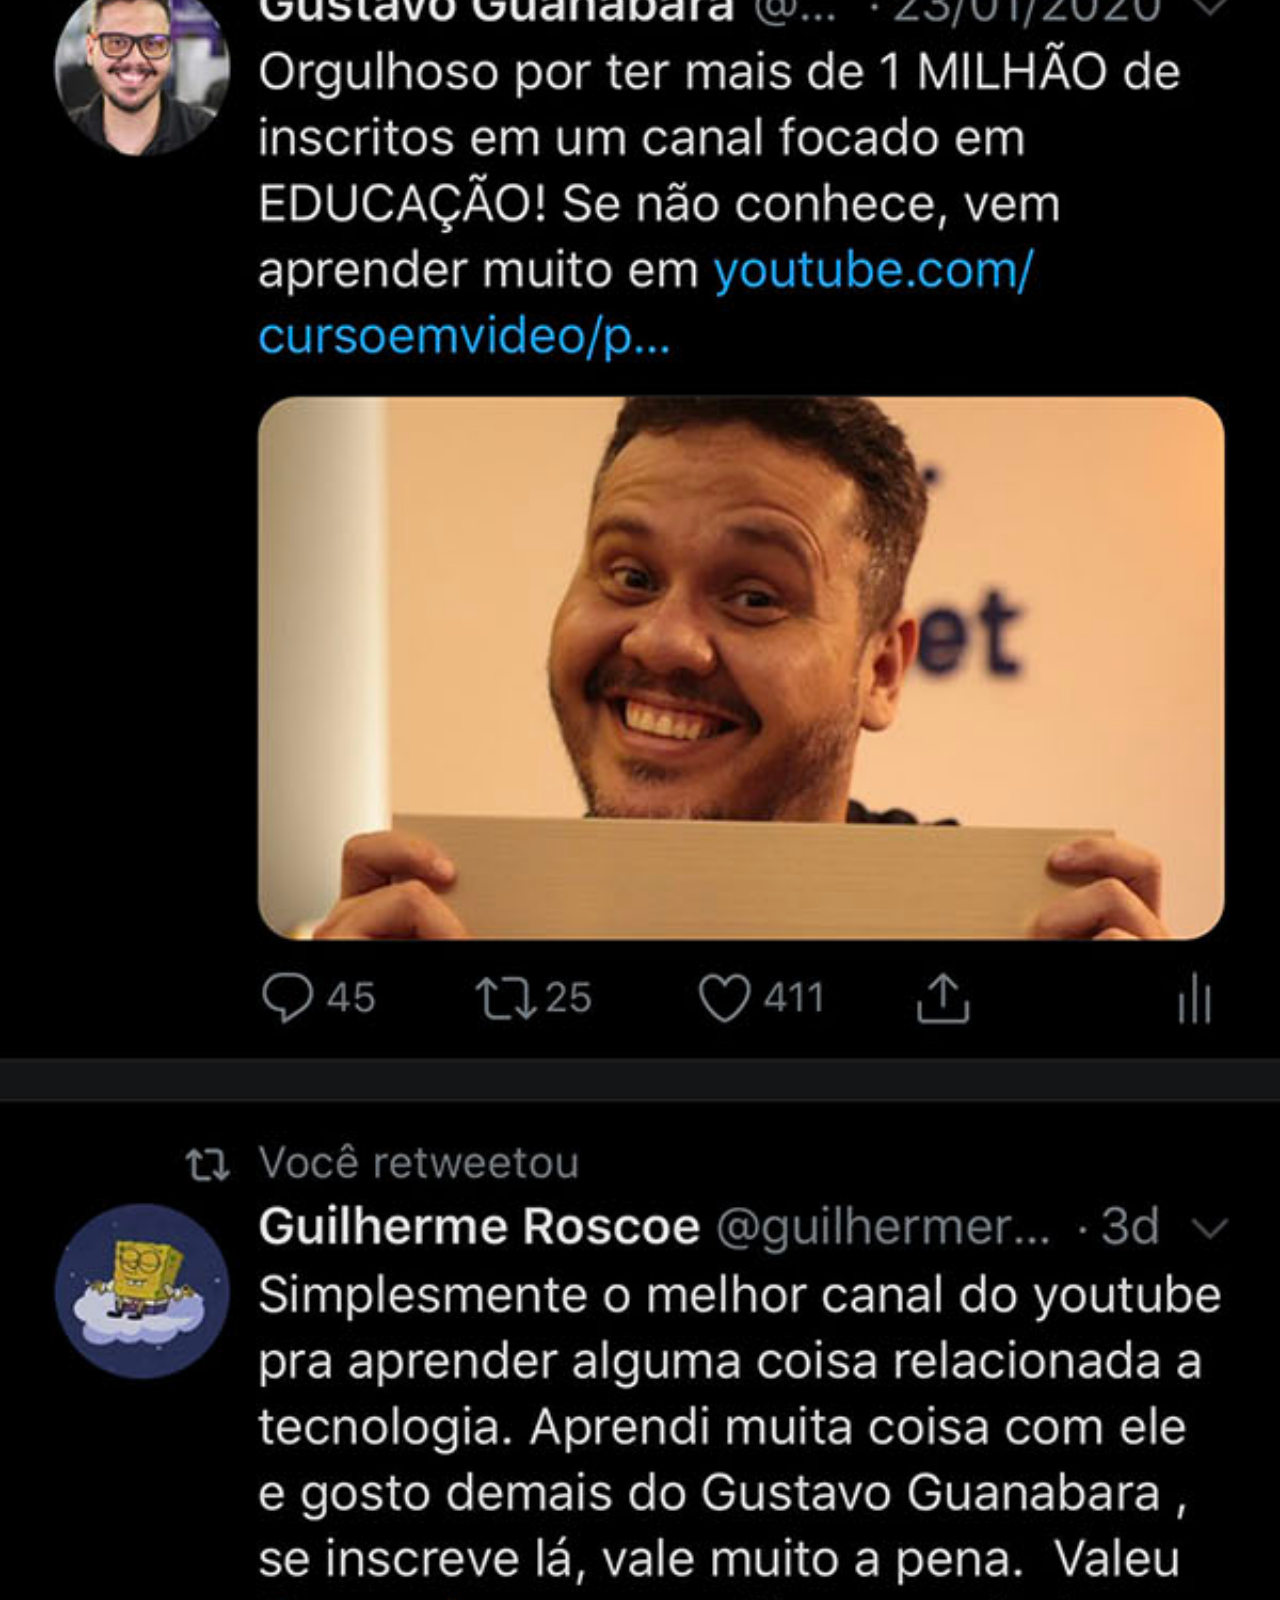
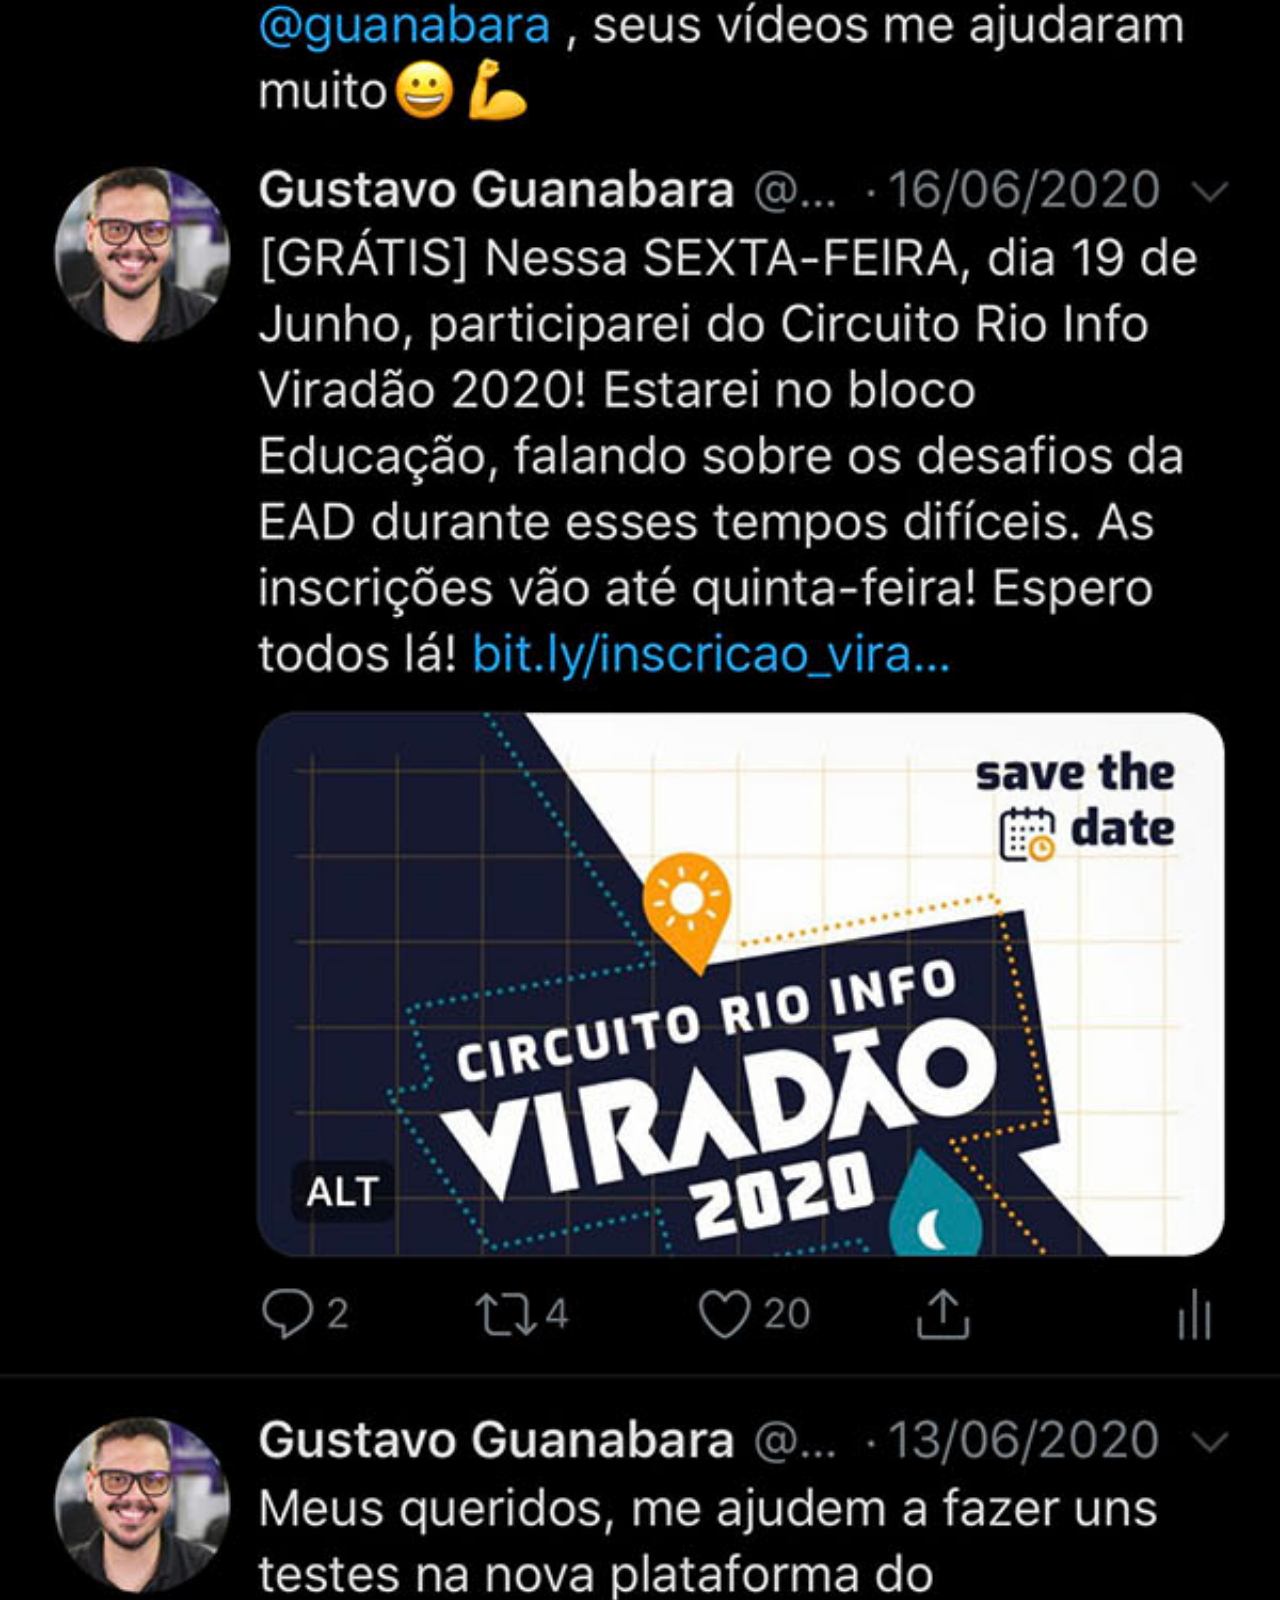
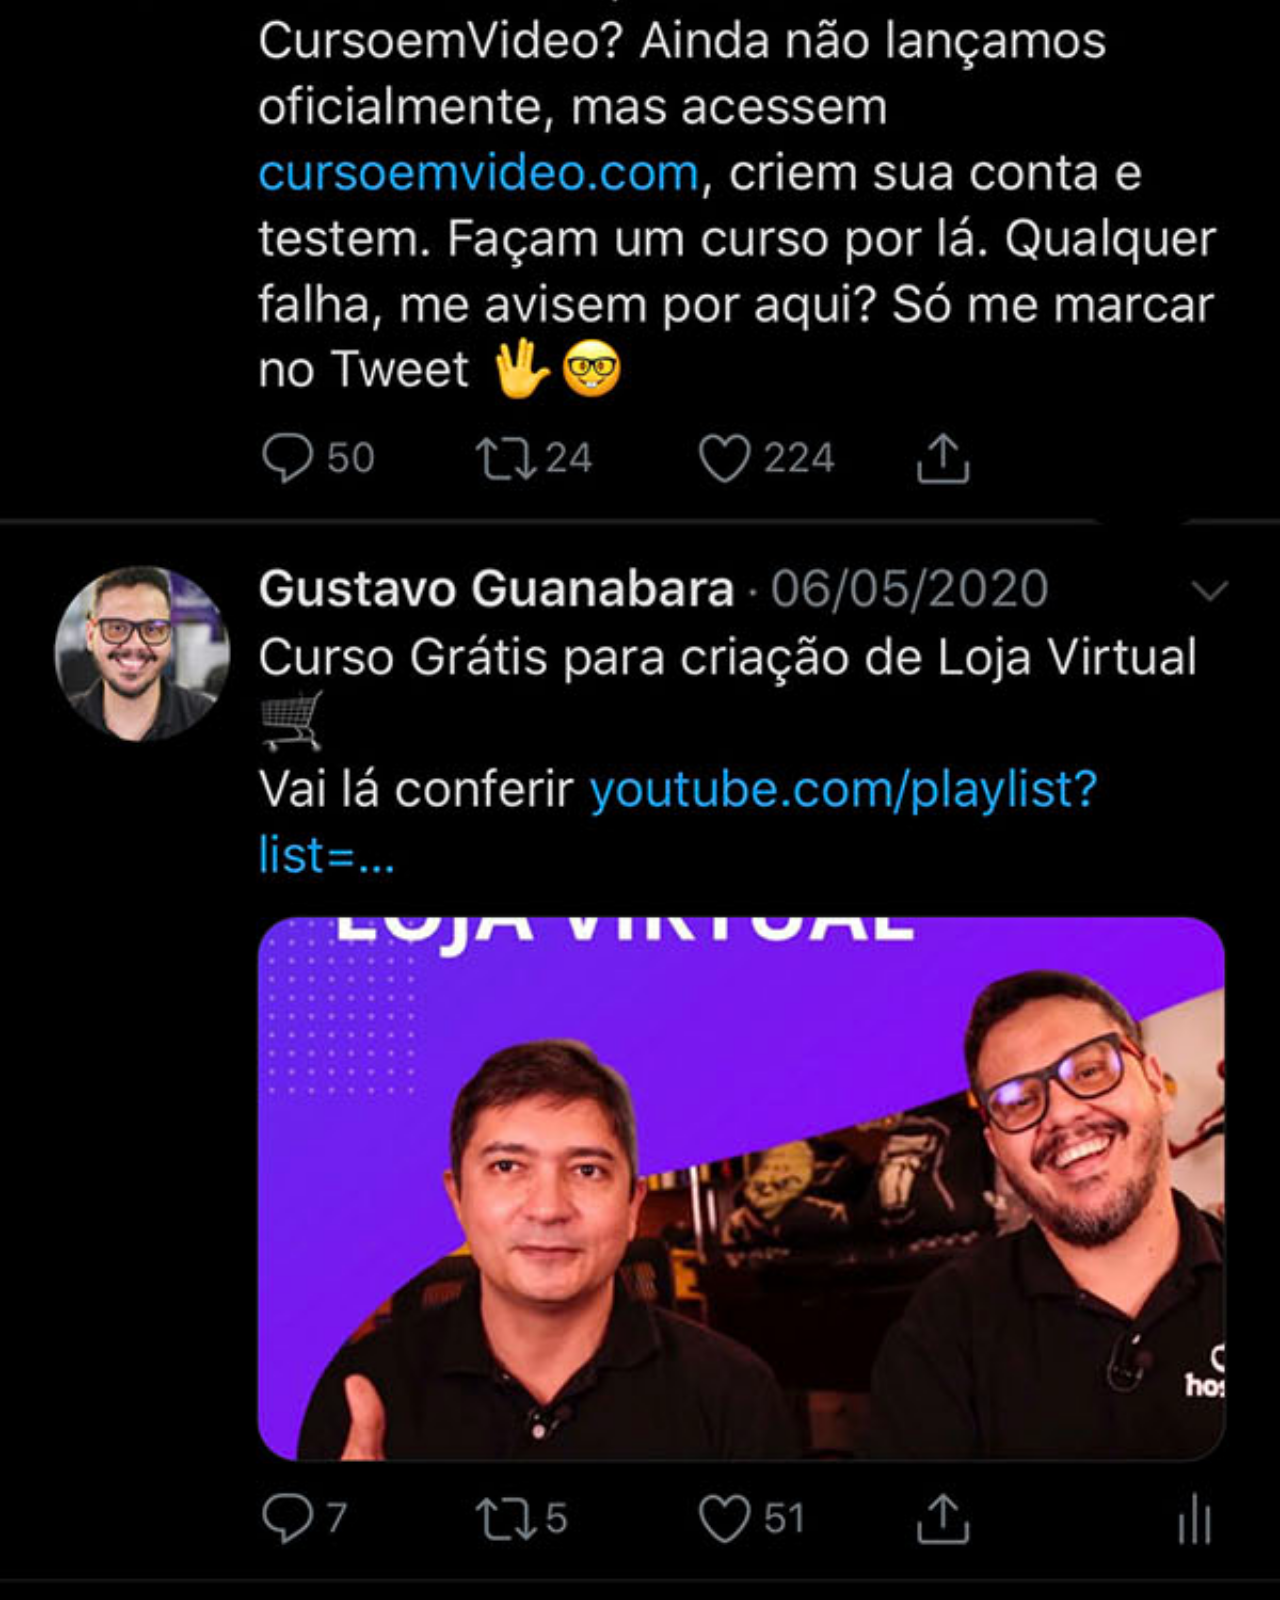
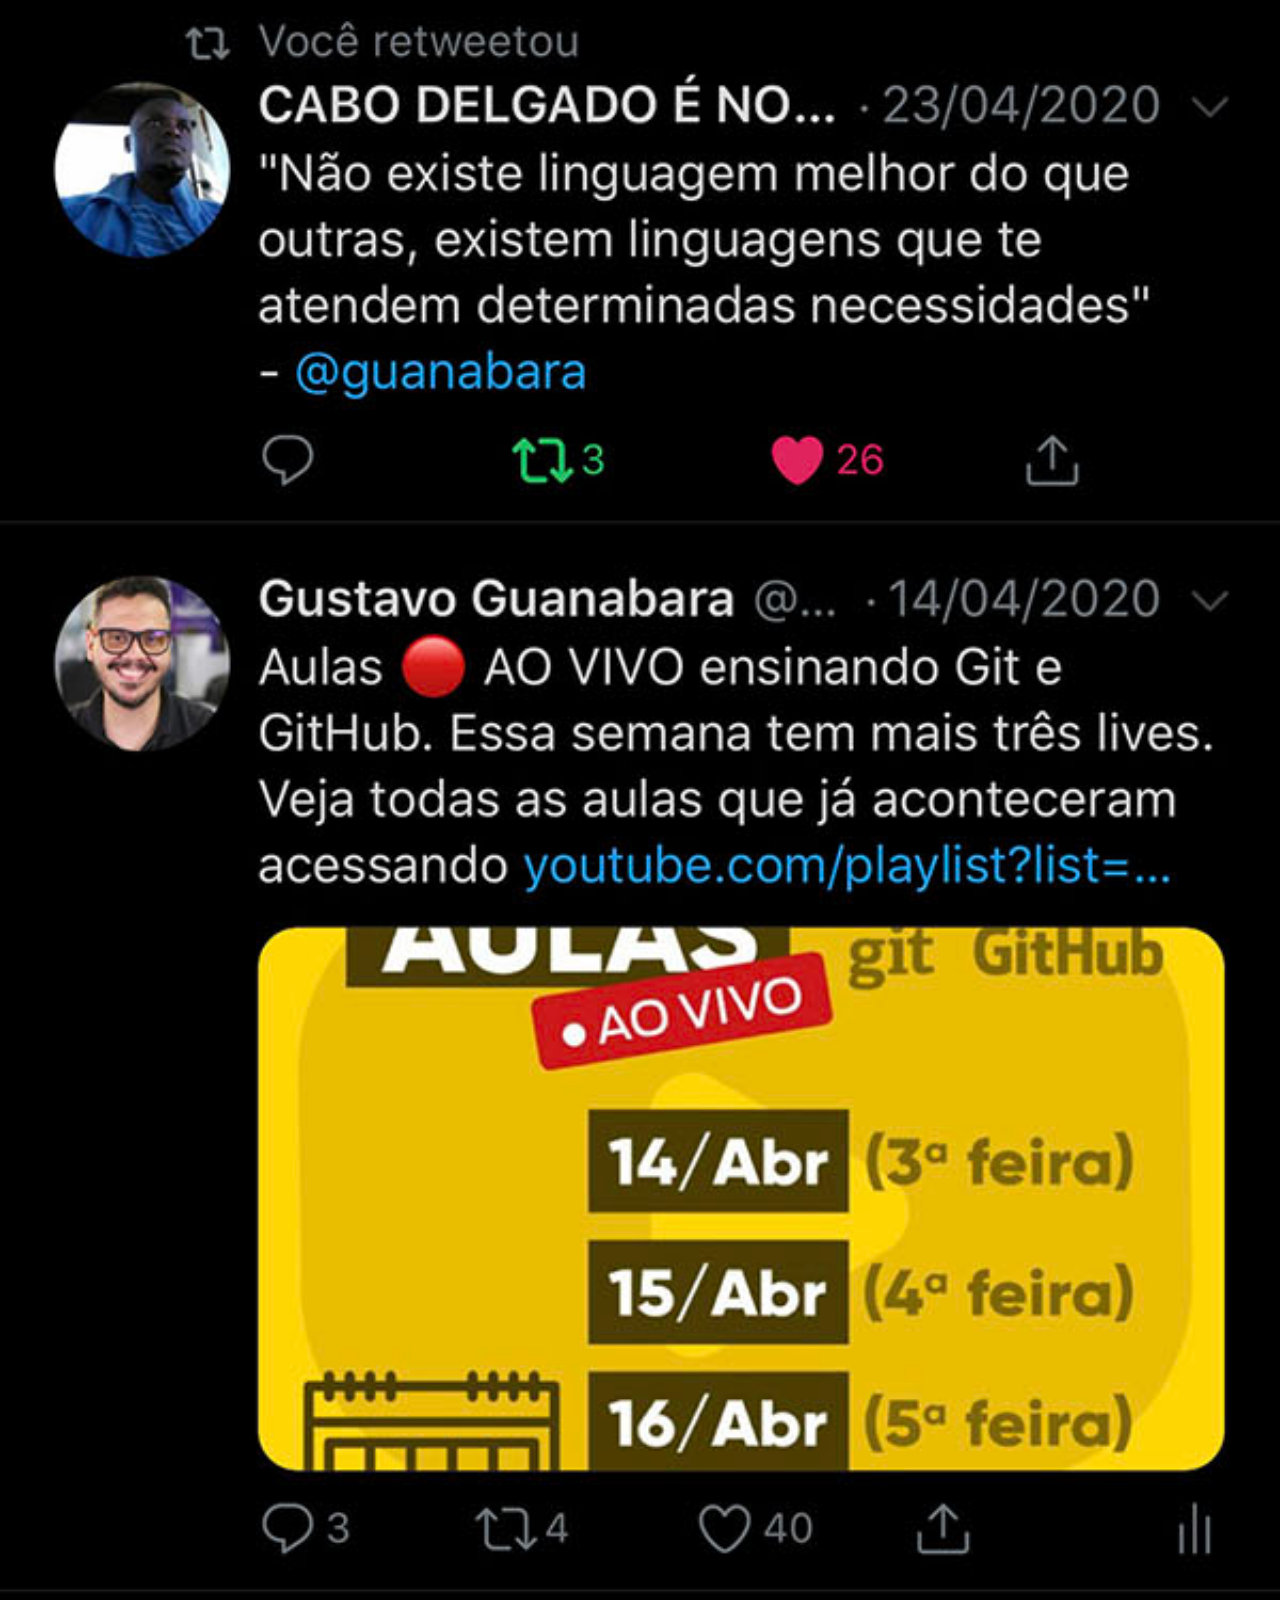
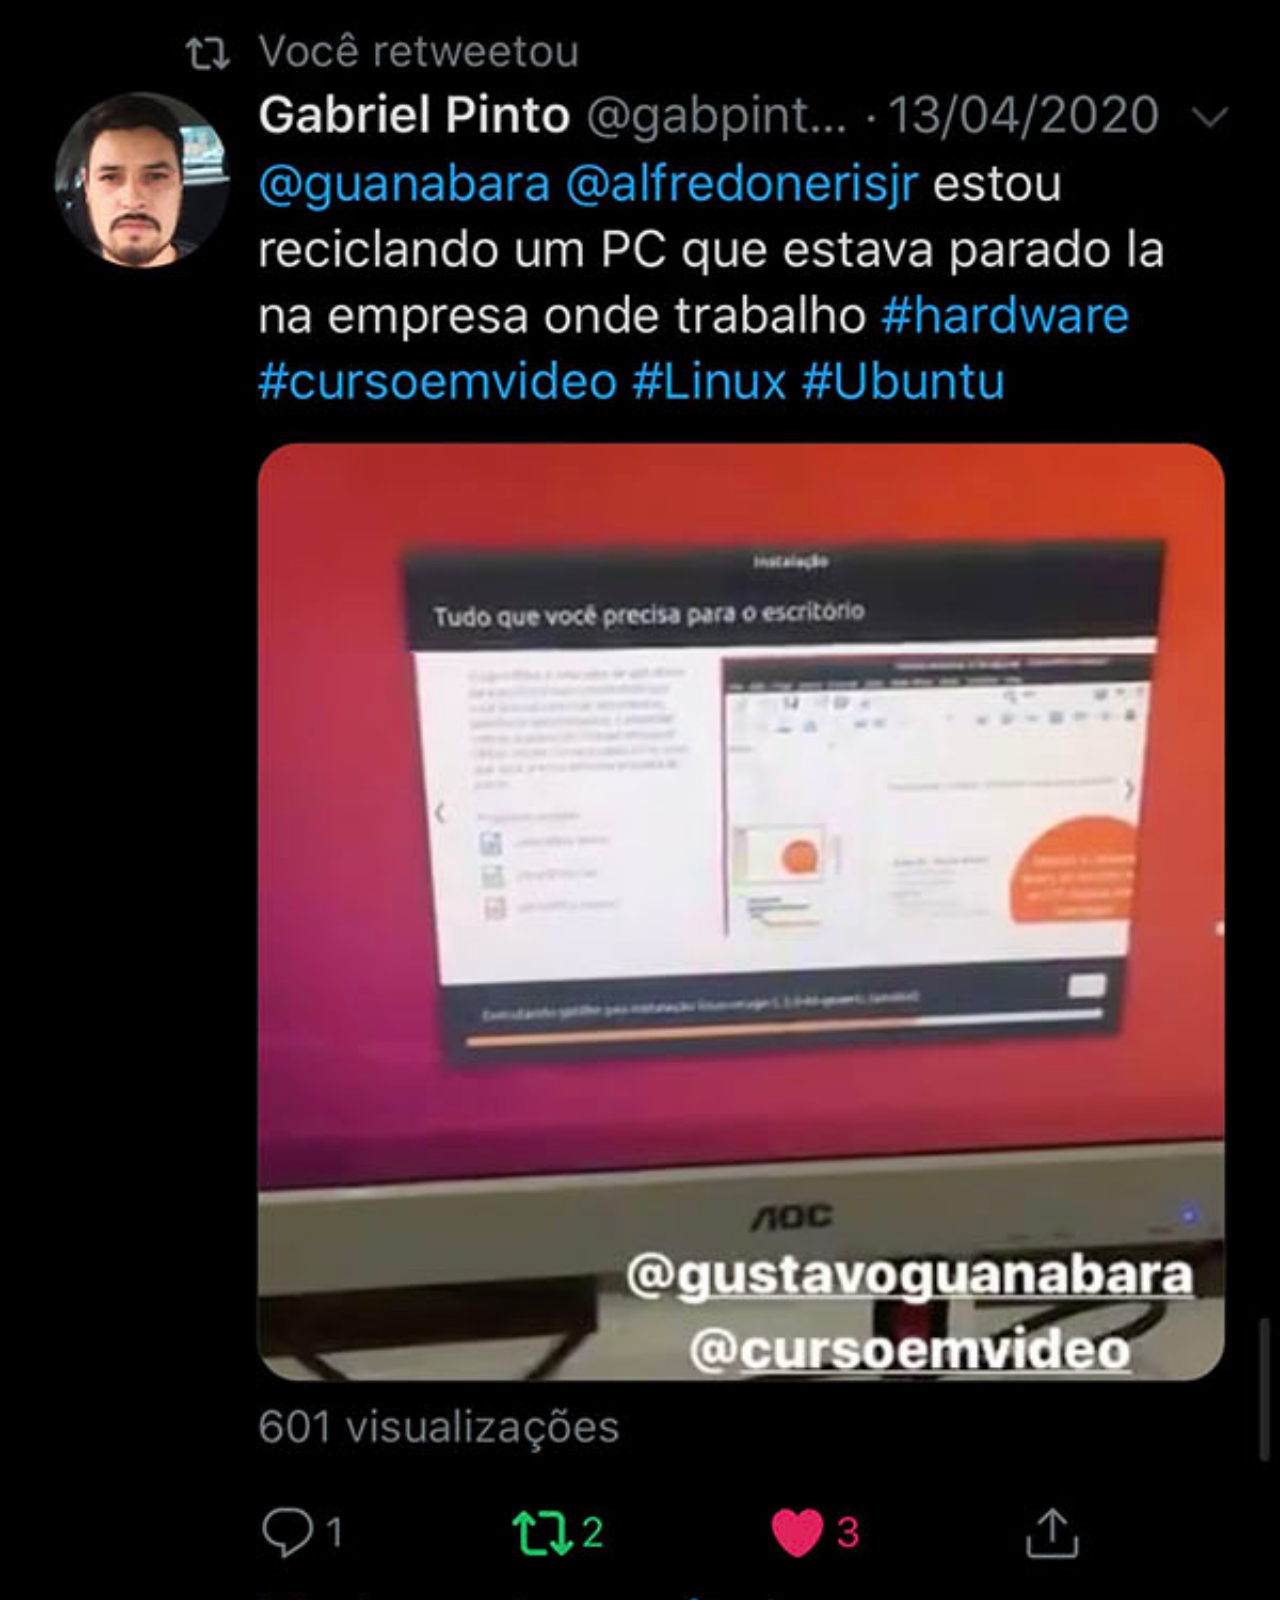
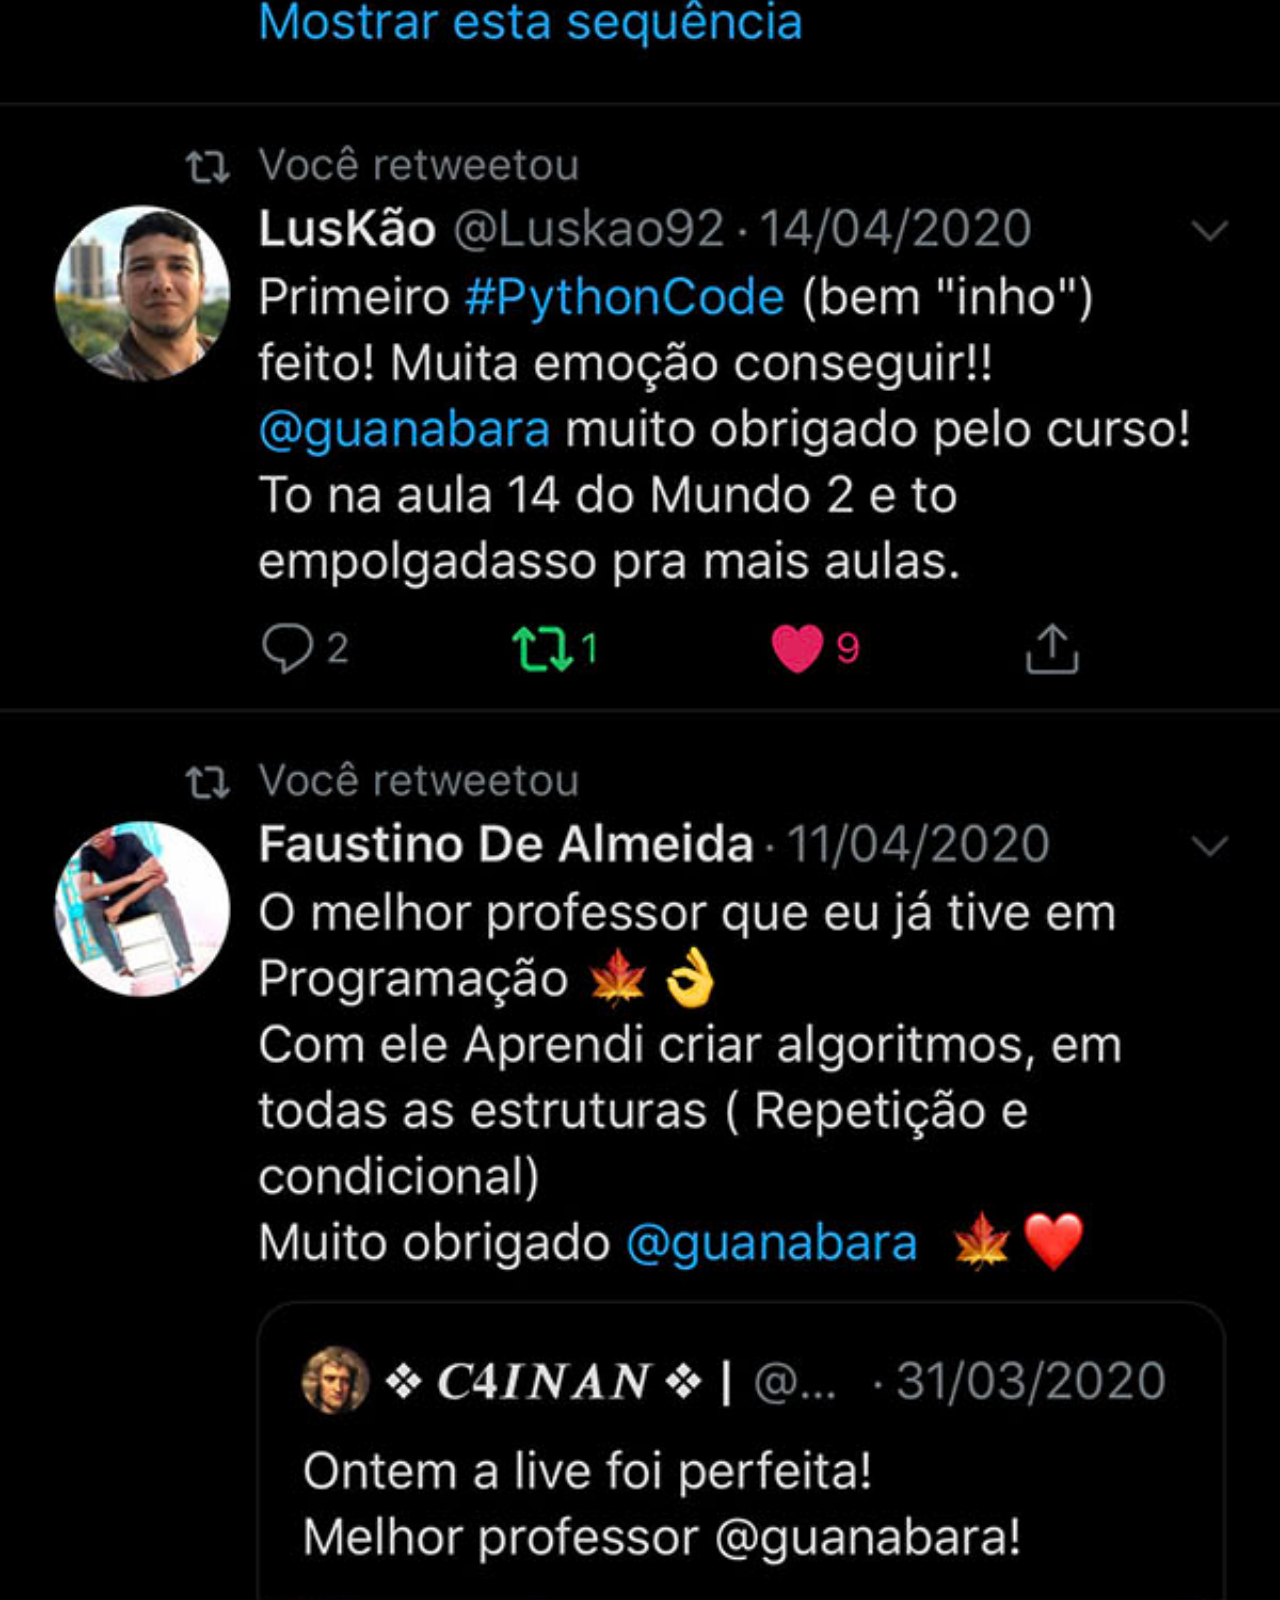
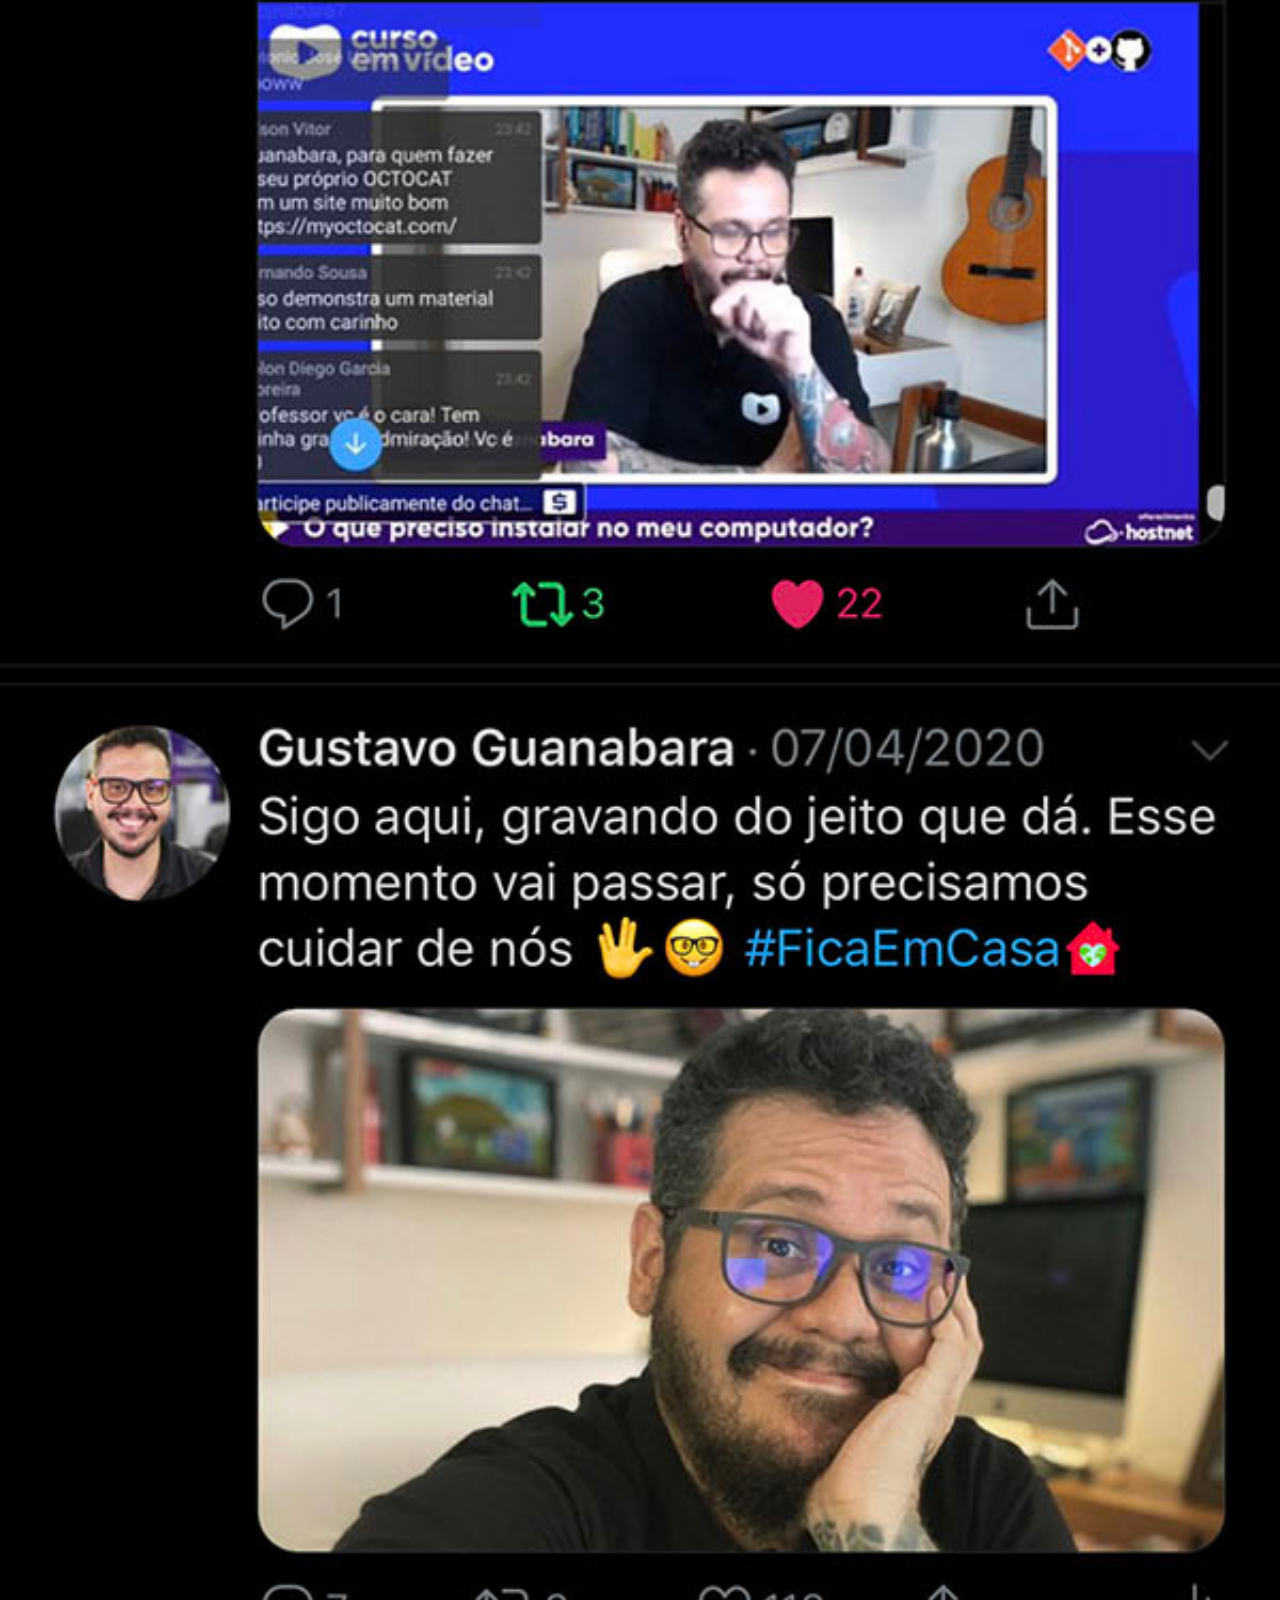
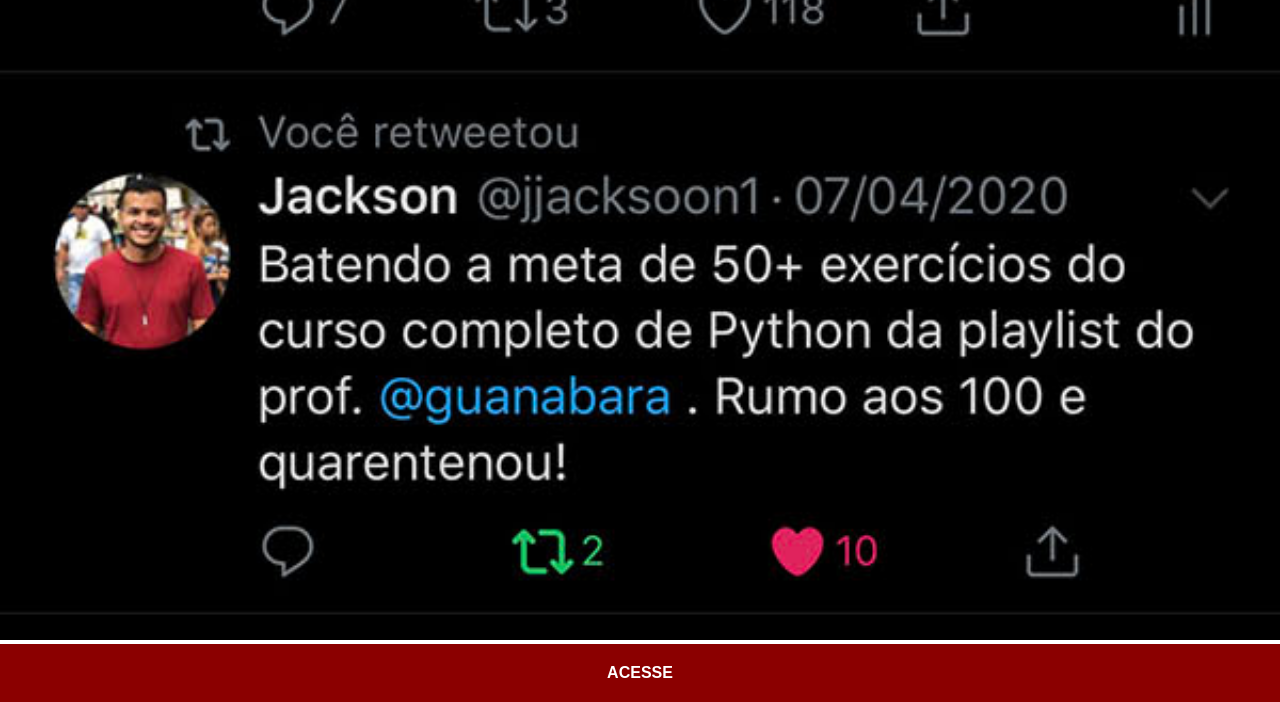
<file: twitter.html>
<!DOCTYPE html>
<html lang="pt-br">
<head>
    <meta charset="UTF-8">
    <meta name="viewport" content="width=device-width, initial-scale=1.0">
    <title>Youtube</title>
    <link rel="stylesheet" href="./estilos/social.css">
</head>
<body>
    <img src="./imagens/tela-twitter.jpg" alt="X">
    <a href="https://www.instagram.com/bendecido2k26/" target="_blank">ACESSE</a>
</body>
</html>
</file>
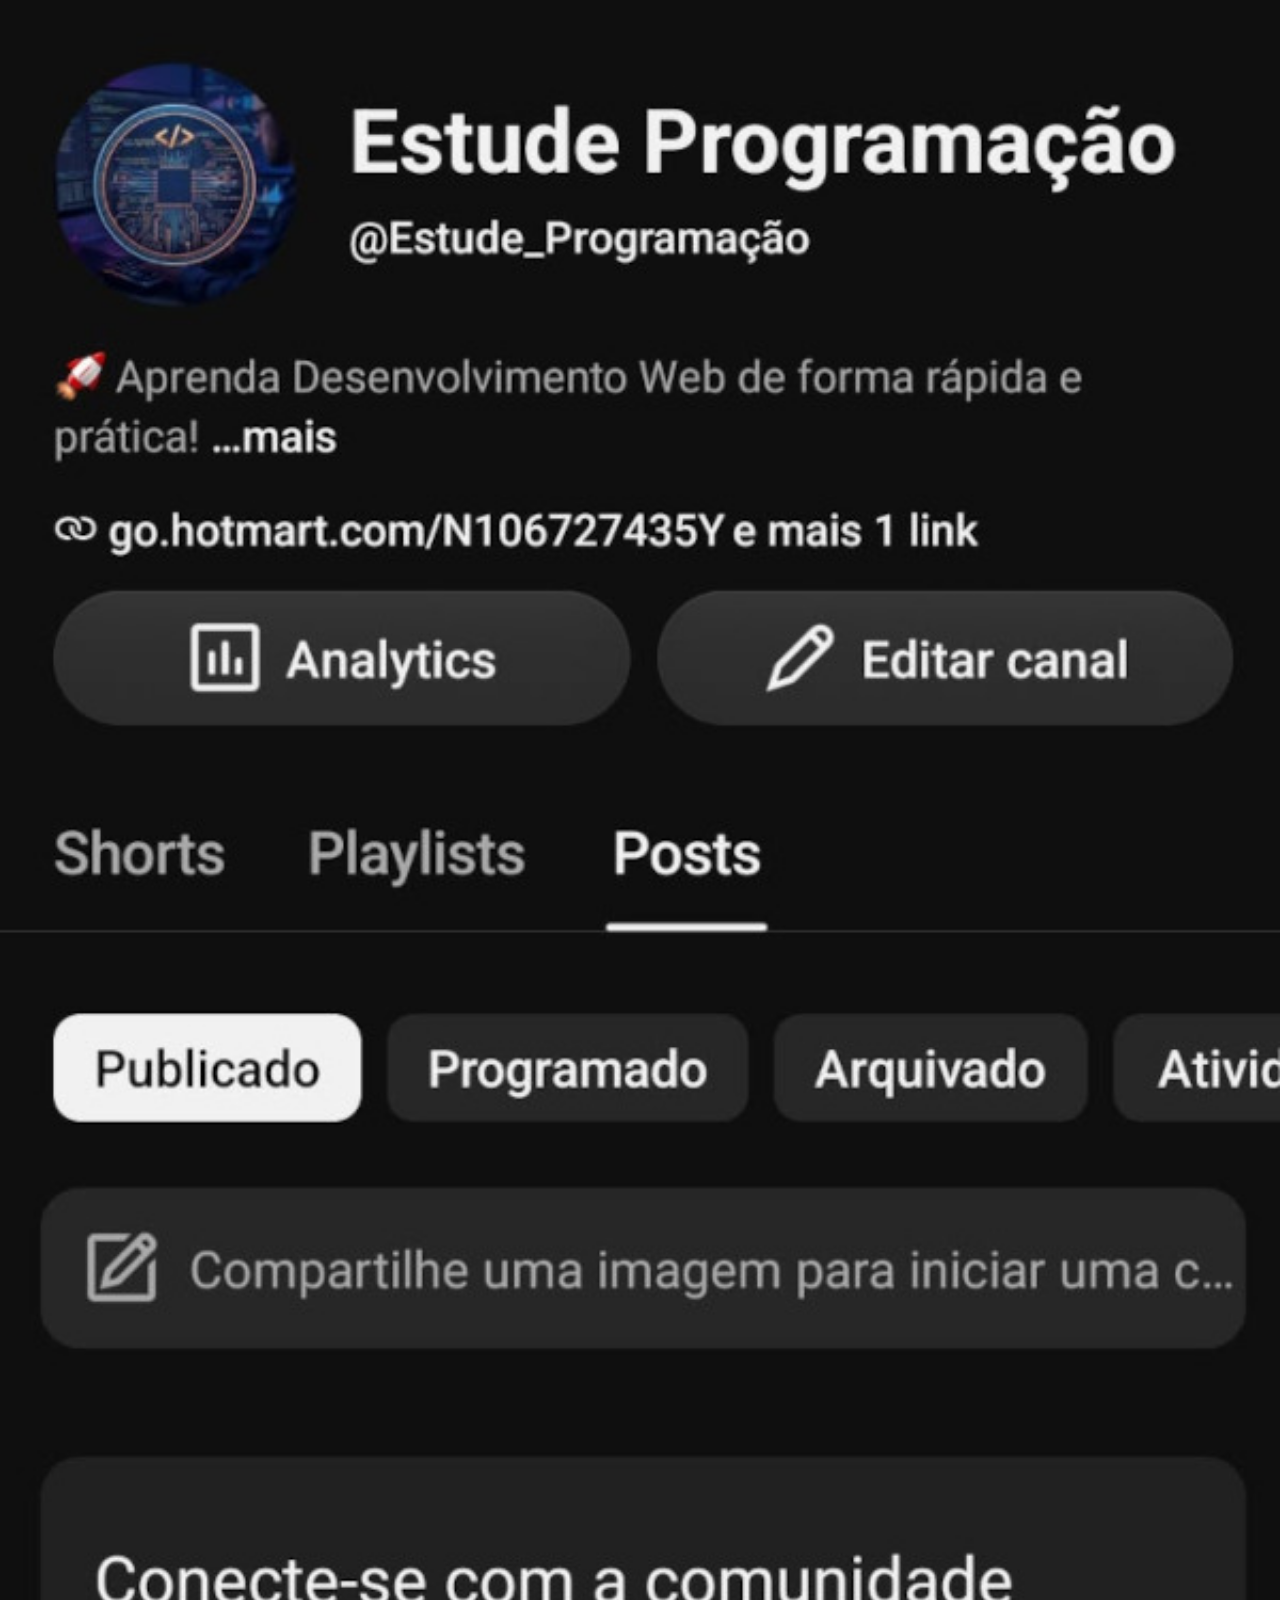
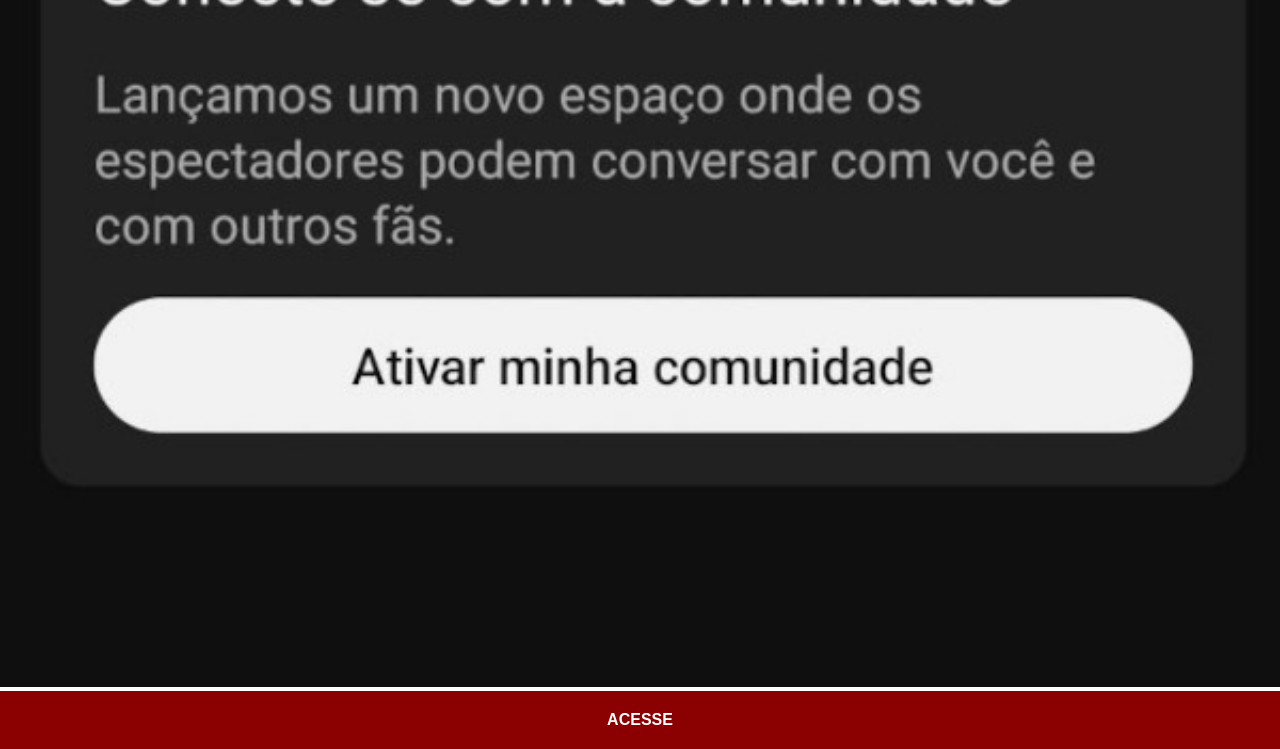
<file: youtube.html>
<!DOCTYPE html>
<html lang="pt-br">
<head>
    <meta charset="UTF-8">
    <meta name="viewport" content="width=device-width, initial-scale=1.0">
    <title>Youtube</title>
    <link rel="stylesheet" href="./estilos/social.css">
</head>
<body>
    <img src="./imagens/tela-youtube.jpeg" alt="Youtube">
    <a href="https://www.youtube.com/@Estude_Programa%C3%A7%C3%A3o" target="_blank">ACESSE</a>
</body>
</html>
</file>
<file: estilos/style.css>
@charset "UTF-8";

*{
    margin: 0px;
    padding: 0px;
    font-family: Arial, Helvetica, sans-serif;
}

html, body {
    height: 100vh;
    width: 100vw;
    background-color: black;
}

body {
    background: url(../imagens/fundo-madeira.jpg) no-repeat top center;
    background-size: cover;
    background-attachment: fixed;
}

main {
    height: 100vh;
    position: relative;
}

#telefone {
    position: absolute;
    top: 50%;
    left: 50%;
    transform: translate(-50%, -50%);

    height: 627px;
    width: 311px;
    background: url(../imagens/frame-iphone.png) no-repeat;
}

#tela {
    position: relative;
    top: 80px;
    left: 21.5px;
    width: 267px;
    height: 471px;
}

#redes-sociais {
    text-align: right;
}

#redes-sociais img {
    width: 50px;
    margin: 10px;
    border-radius: 50%;
    box-shadow: 2px 2px 5px rgba(0, 0, 0, 0.451);
    box-sizing: border-box;
}

#redes-sociais img:hover {
    border: 2px solid rgba(255, 255, 255, 0.622);
    transform: translate(-3px, -3px);
    box-shadow: 5px 5px 10px rgba(0, 0, 0, 0.627);
    transition: transform .5s;
}
</file>
<file: estilos/social.css>
*{
    margin: 0px;
    padding: 0px;
    font-family: Arial, Helvetica, sans-serif;
}

::-webkit-scrollbar {
    width: 0px;
    height: 0px;
}

img {
    width: 100vw;

}
a {
    display: block;
    background-color: darkred;
    color: white;
    padding: 20px;
    text-align: center;
    font-weight: bolder;
    text-decoration: none;
}

a:hover {
    background-color: red;
}
</file>
